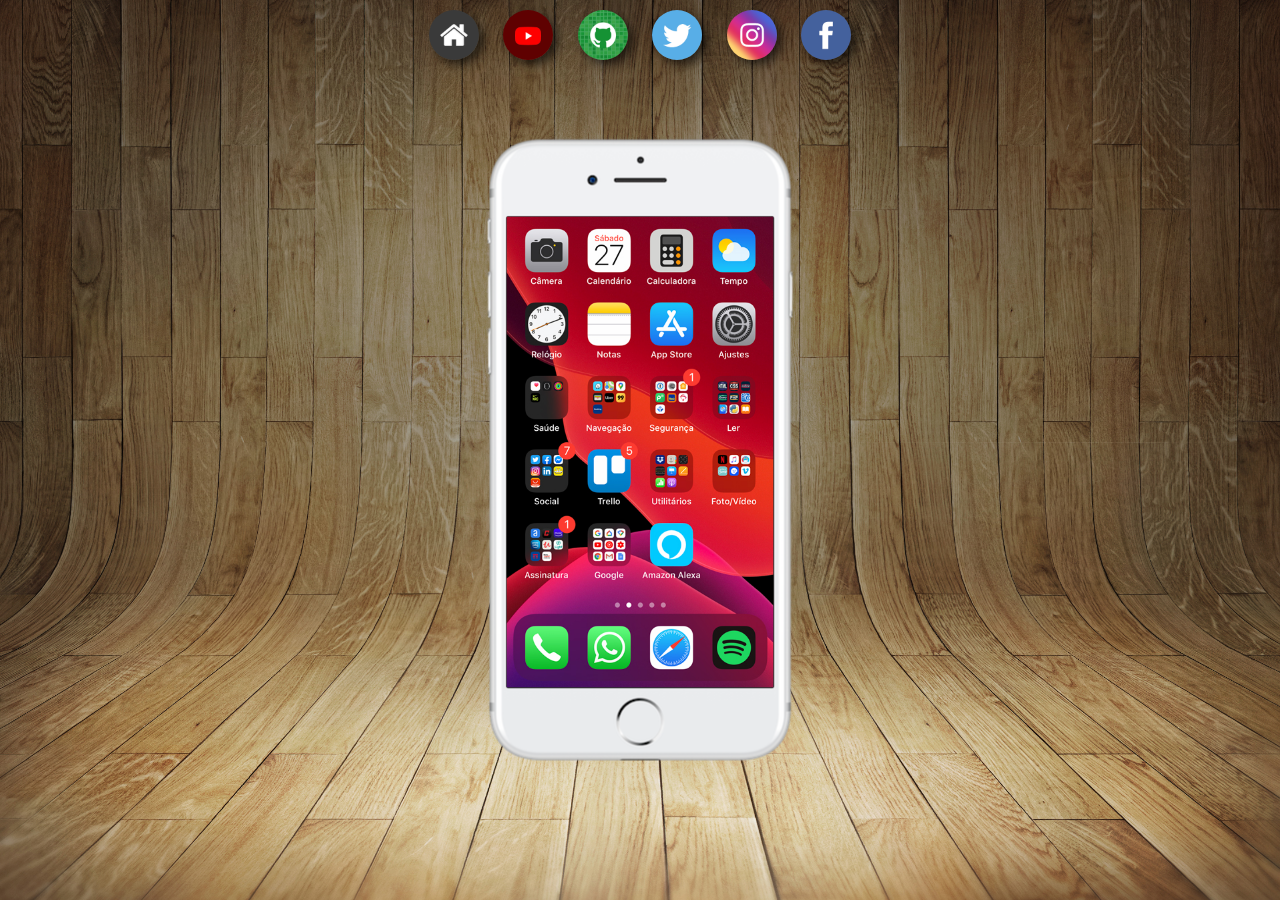
<file: index.html>
<!doctype html>
<html lang="pt-br">
  <head>
    <meta charset="UTF-8" />
    <meta name="viewport" content="width=device-width, initial-scale=1.0" />
    <link rel="shortcut icon" href="favicon.ico" type="image/x-icon" />
    <link rel="stylesheet" href="estilos/style.css" />
    <title>Projeto Sociais</title>
  </head>
  <body>
    <main>
      <section id="telefone">
        <iframe src="home.html" frameborder="0" name="tela" id="tela">
          seu navegador não é compatível com isso.
        </iframe>
      </section>
      <section id="redes-sociais">
        <a href="home.html" target="tela"
          ><img src="./imagens/logo-home.jpg" alt=""
        /></a>
        <a href="youtube.html" target="tela"
          ><img src="imagens/logo-youtube.jpg" alt=""
        /></a>
        <a href="github.html" target="tela"
          ><img src="imagens/logo-github.jpg" alt=""
        /></a>
        <a href="twiter.html" target="tela"
          ><img src="imagens/logo-twitter.jpg" alt=""
        /></a>
        <a href="instagram.html" target="tela"
          ><img src="imagens/logo-instagram.jpg" alt=""
        /></a>
        <a href="facebook.html" target="tela"
          ><img src="imagens/logo-facebook.jpg" alt=""
        /></a>
      </section>
    </main>
  </body>
</html>
</file>
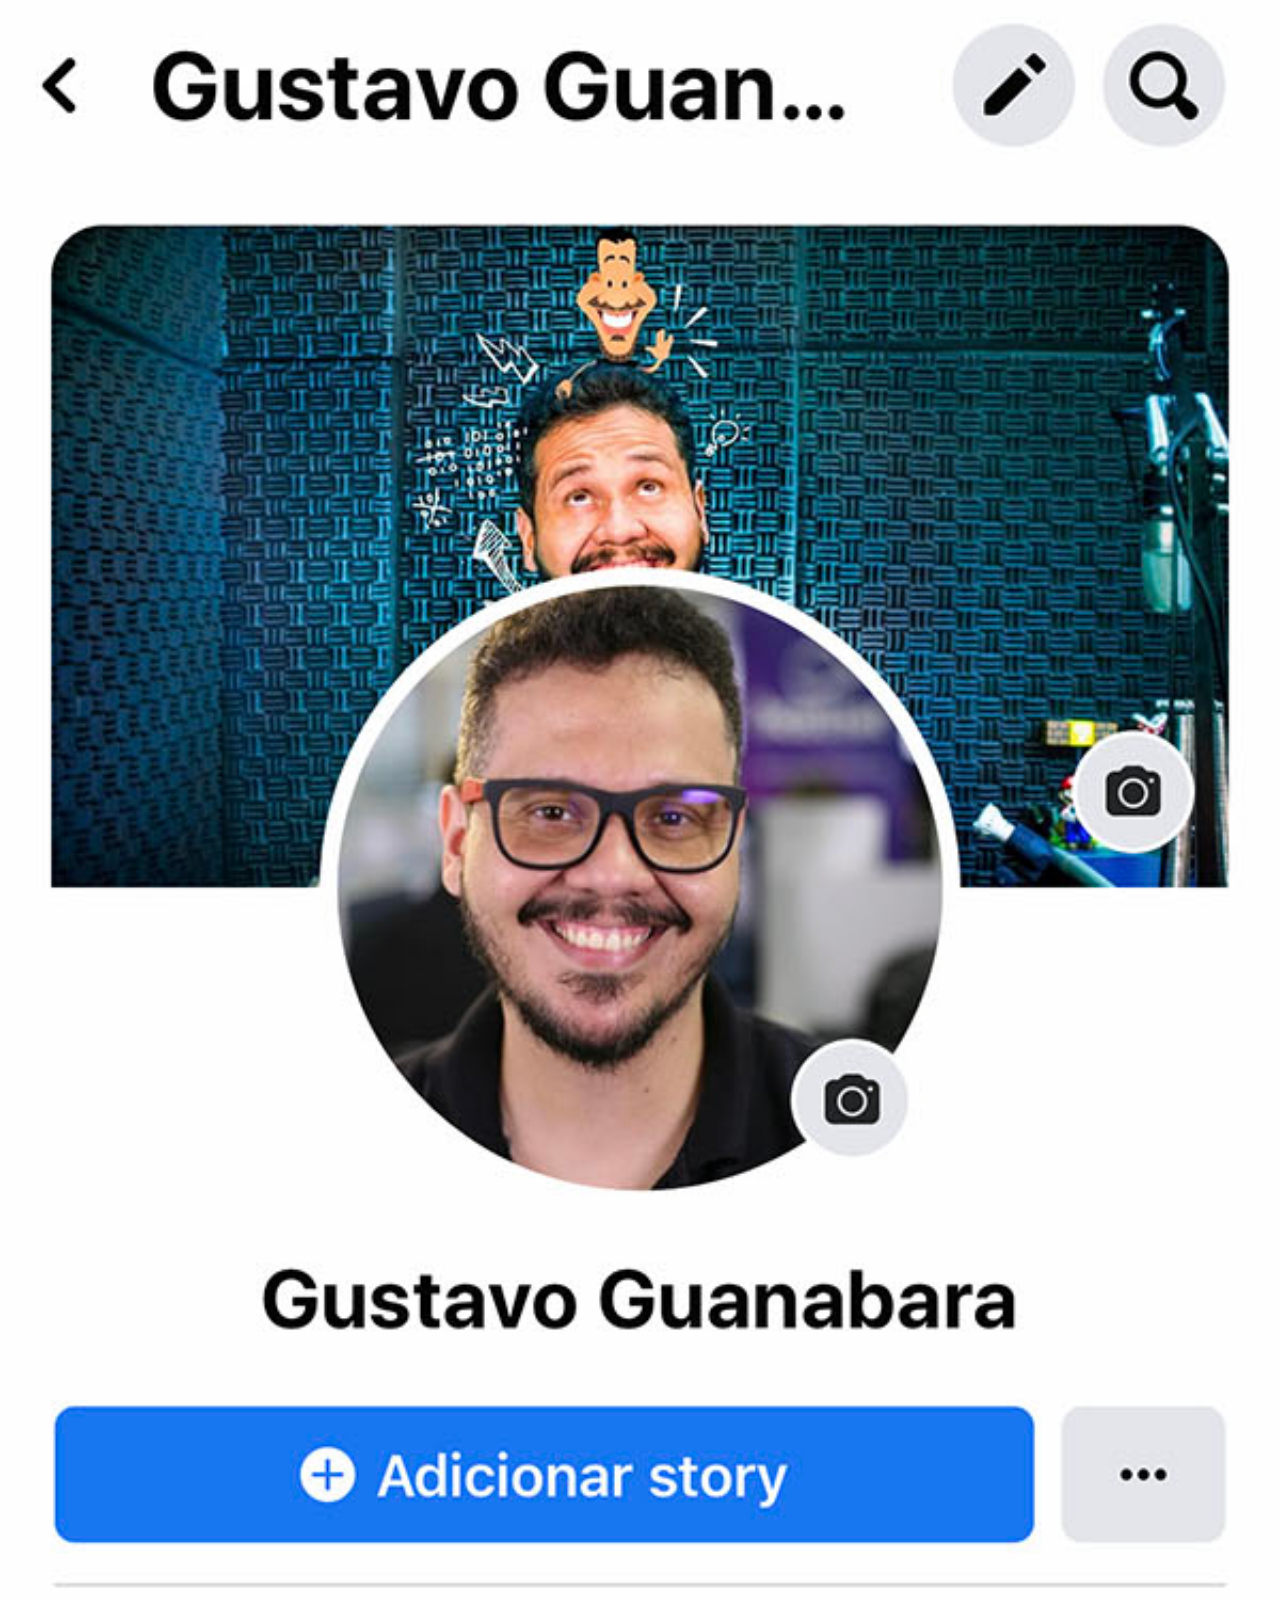
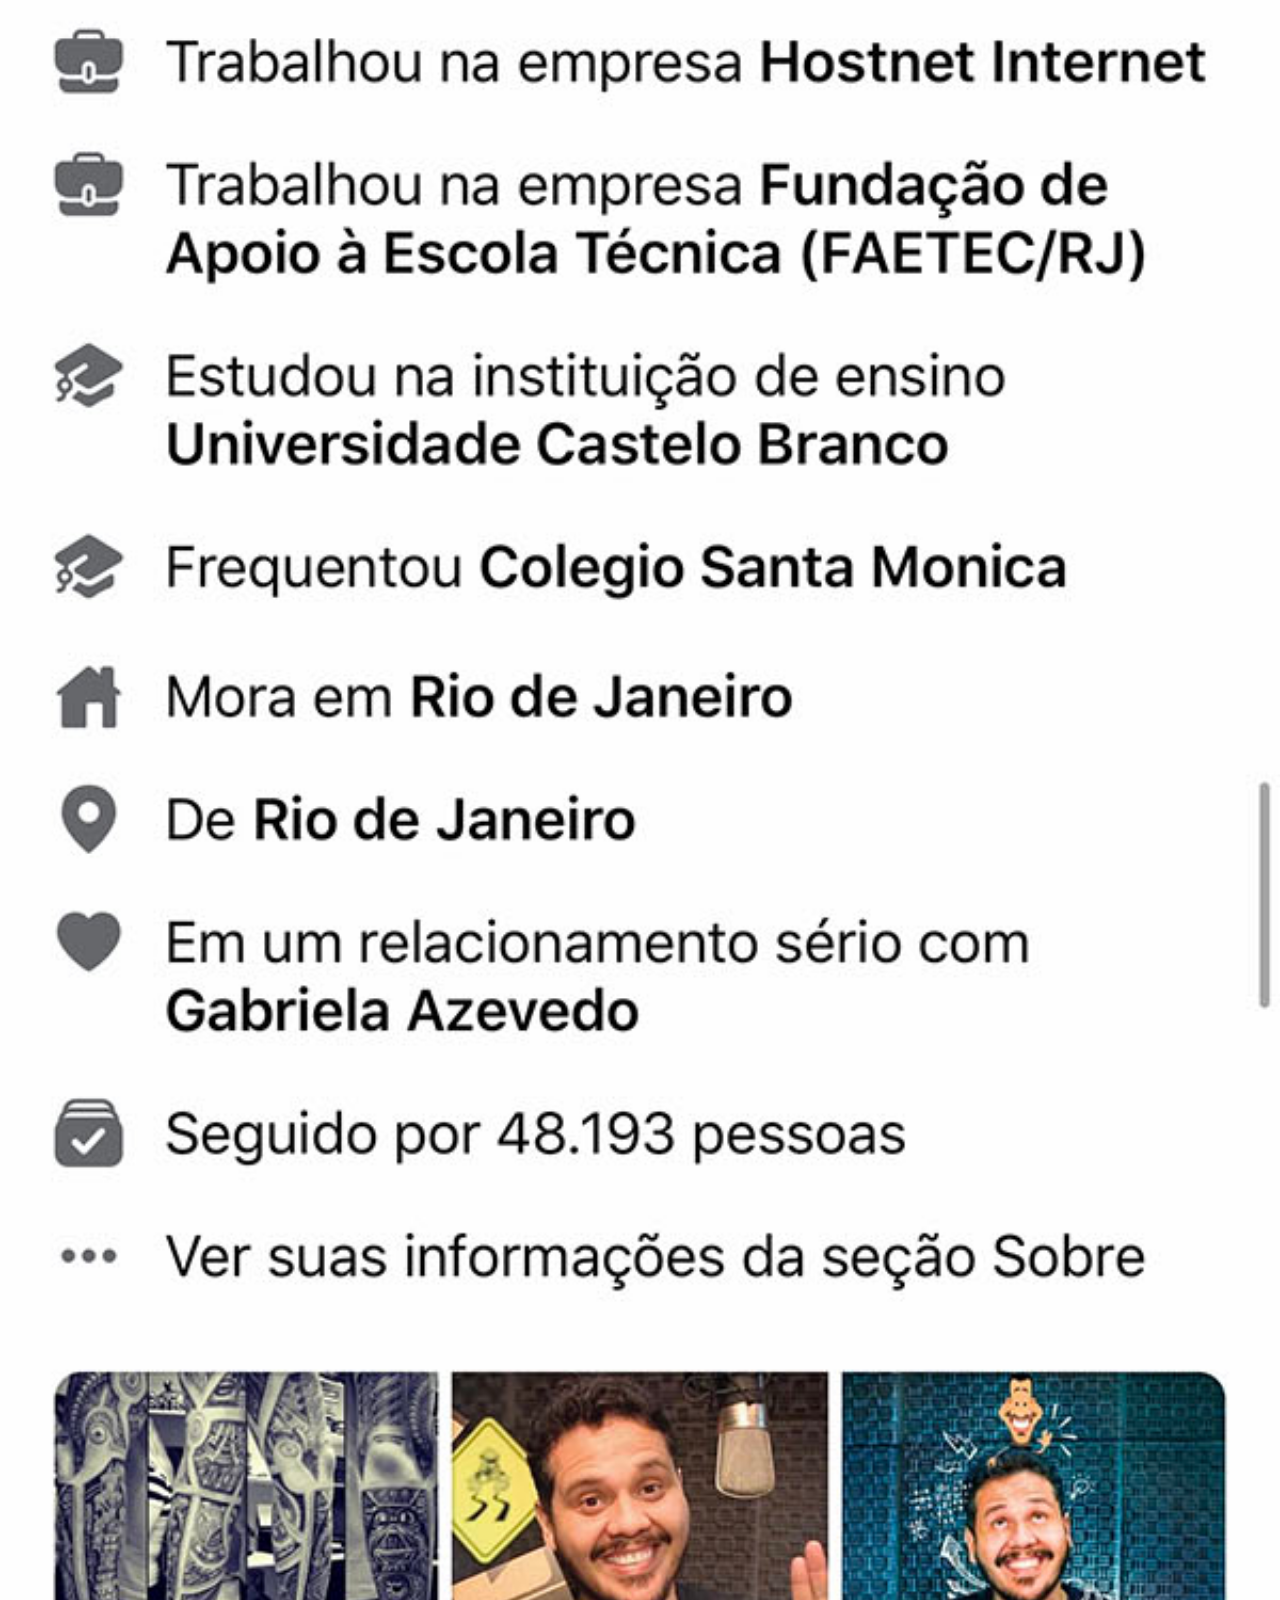
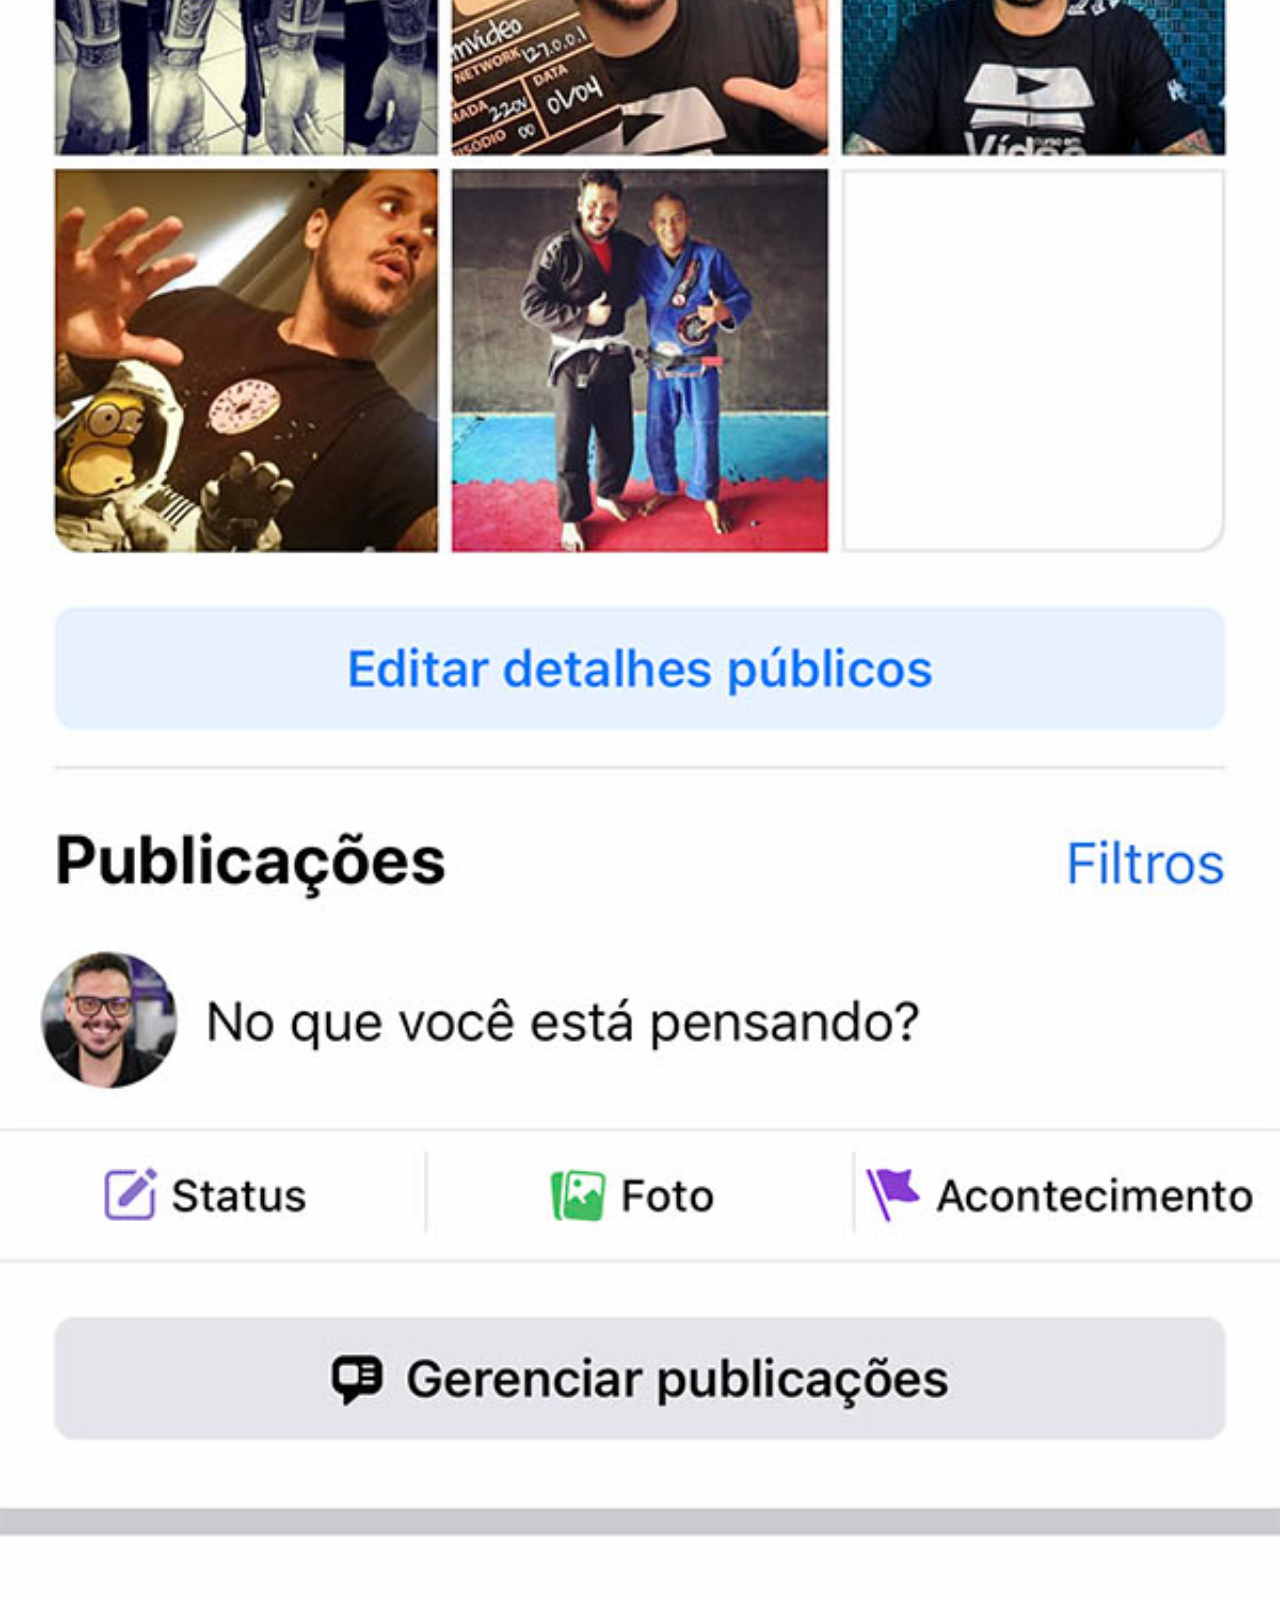
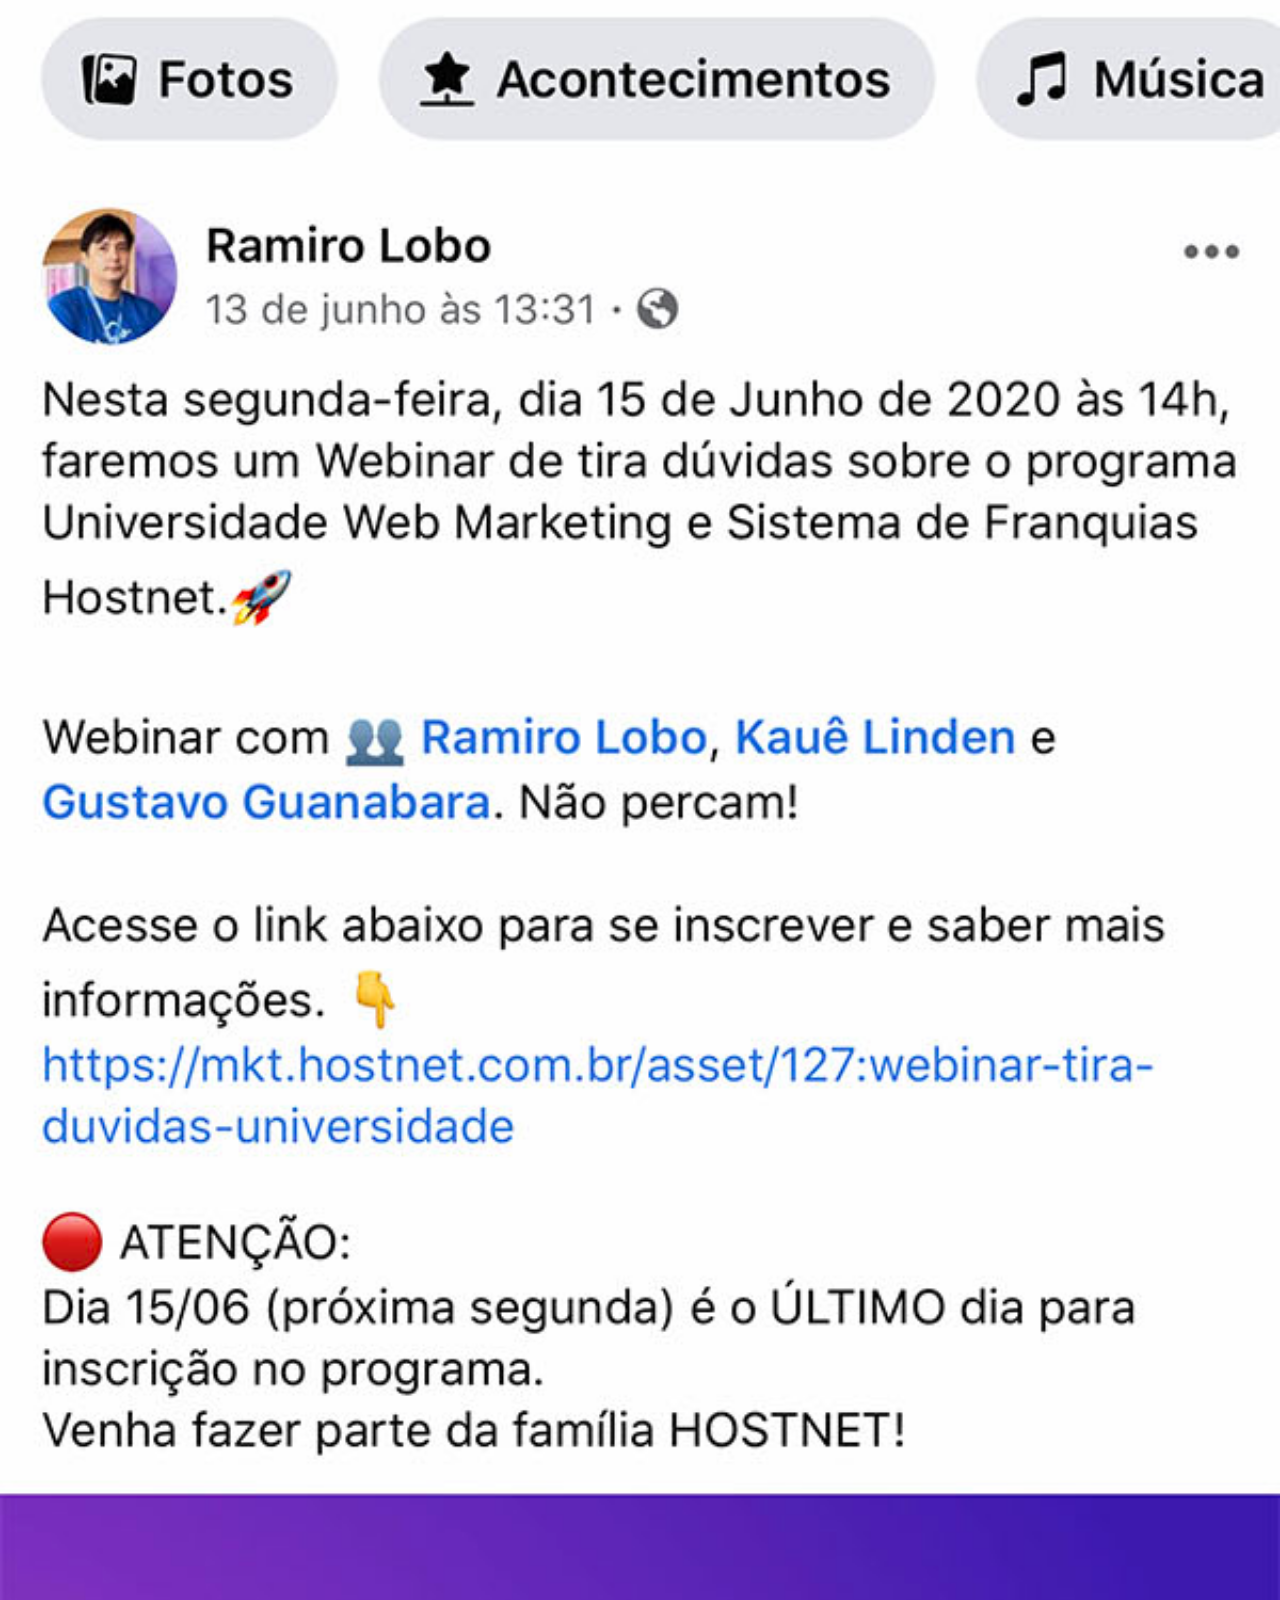
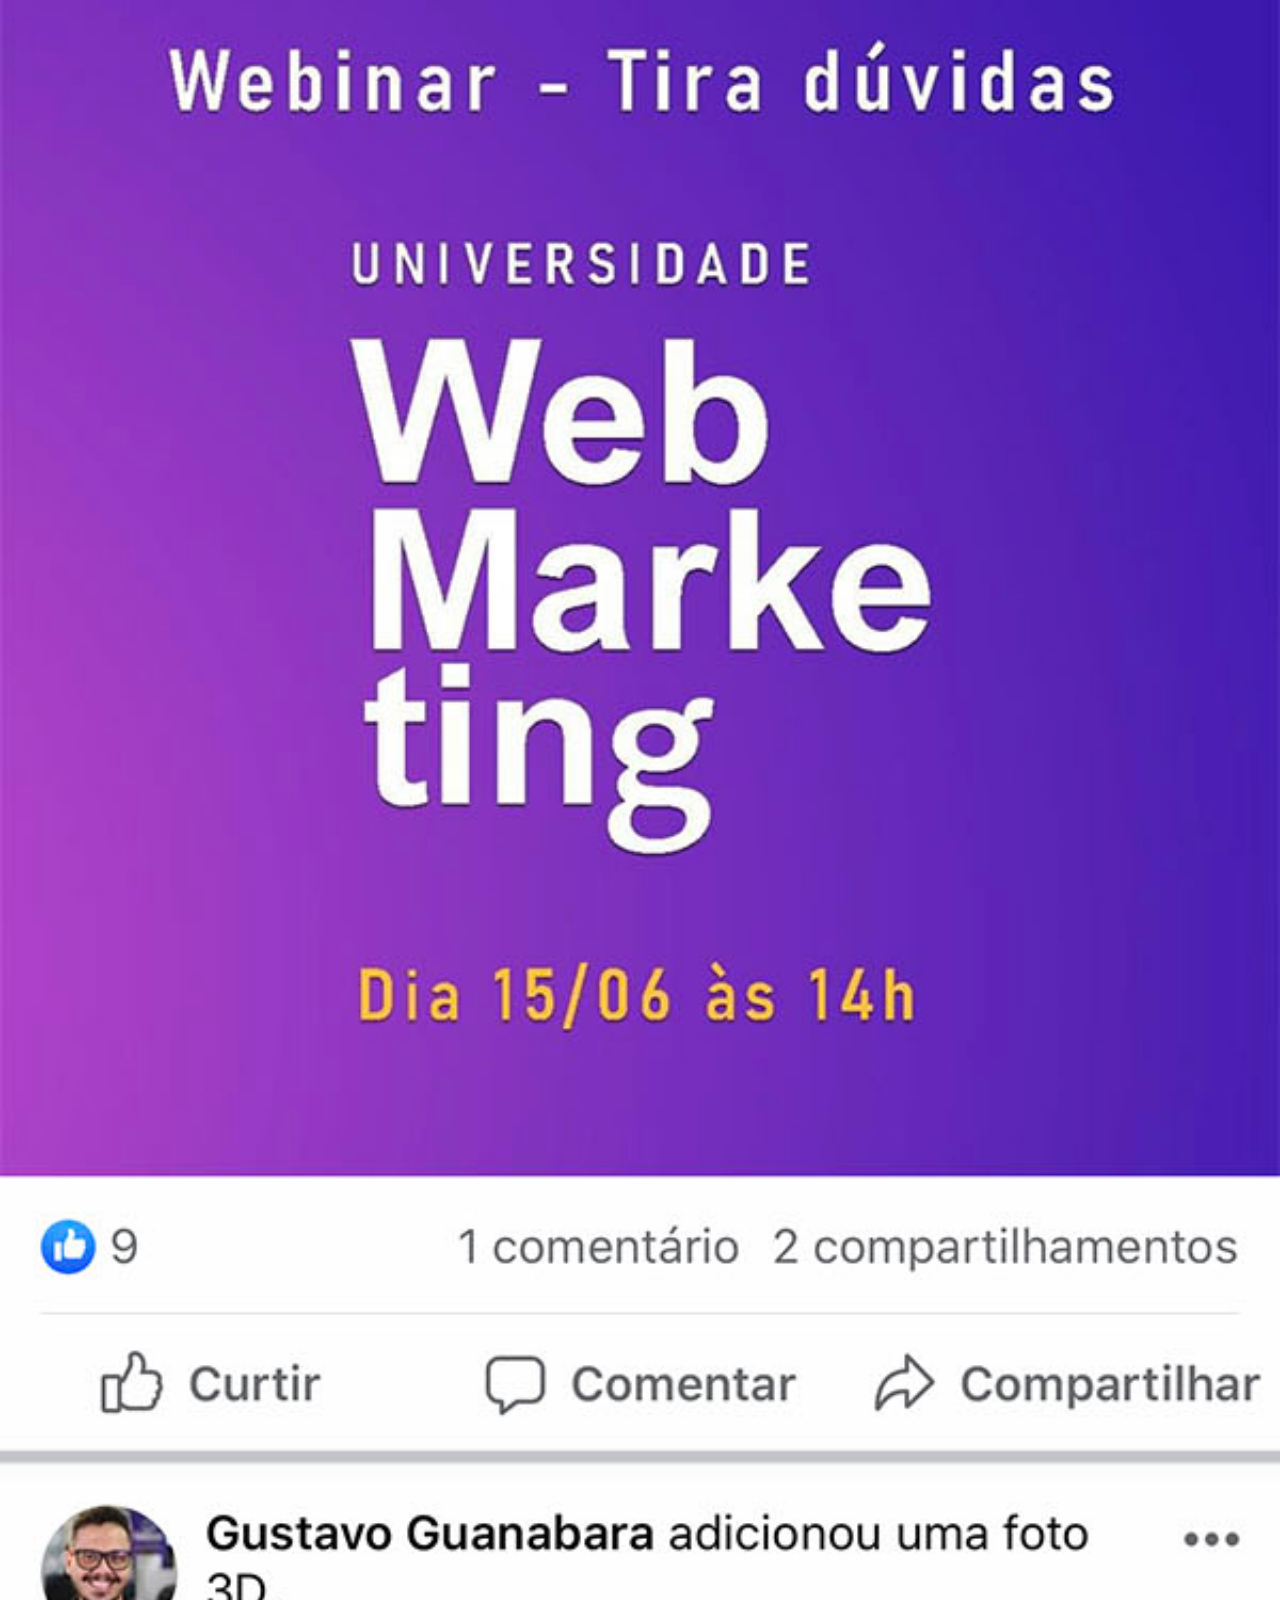
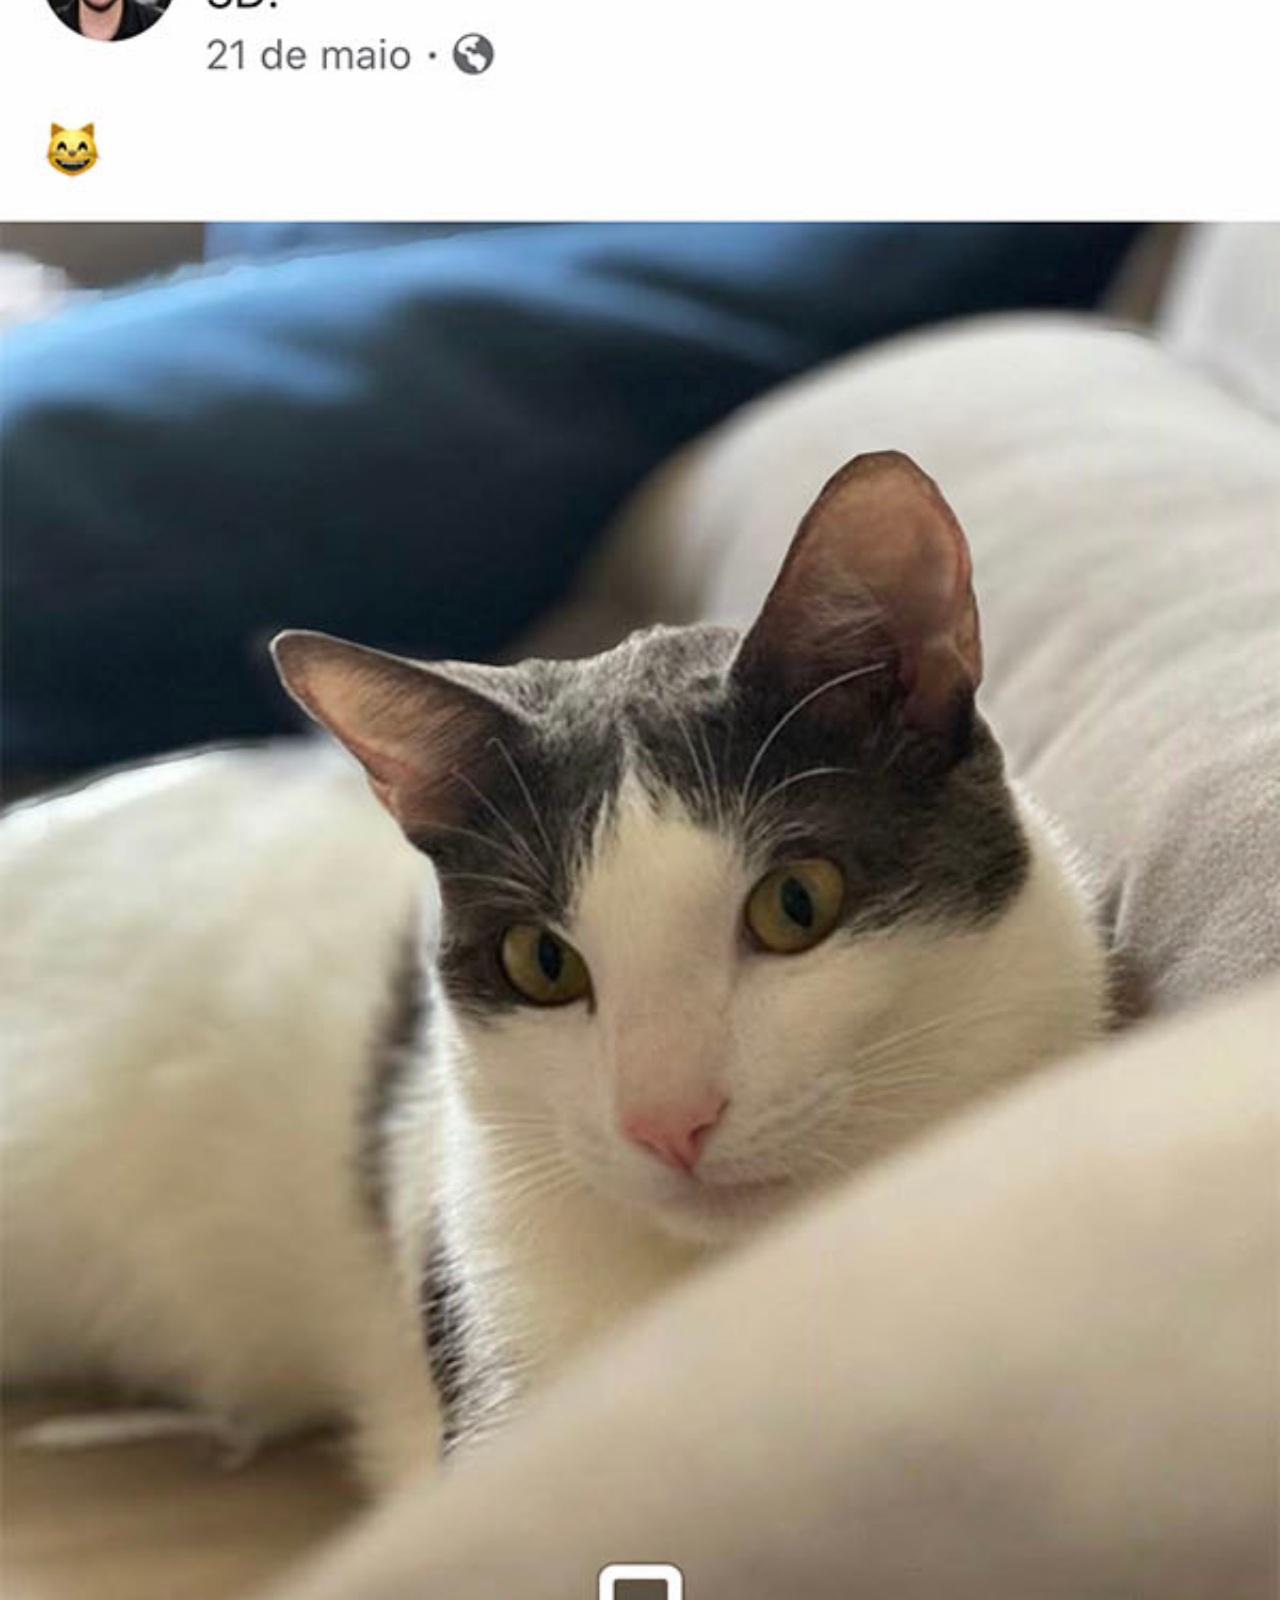
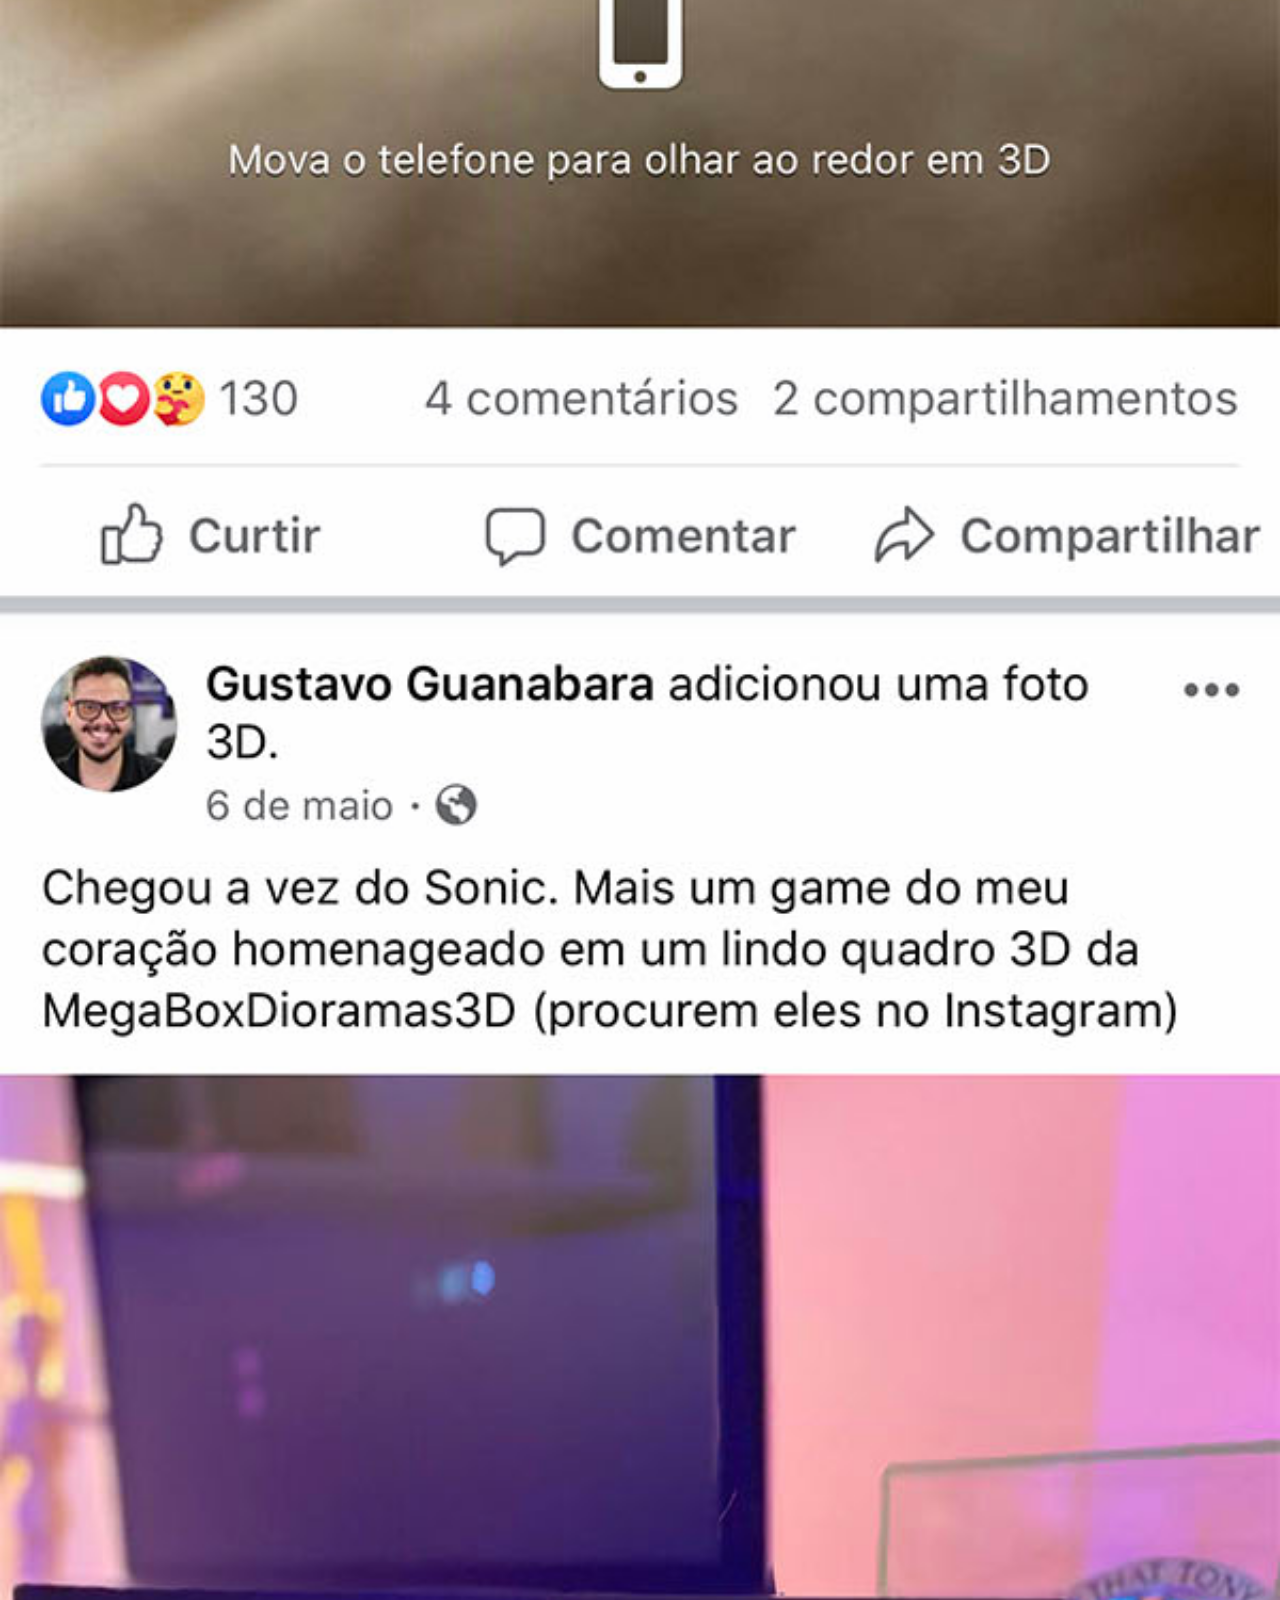
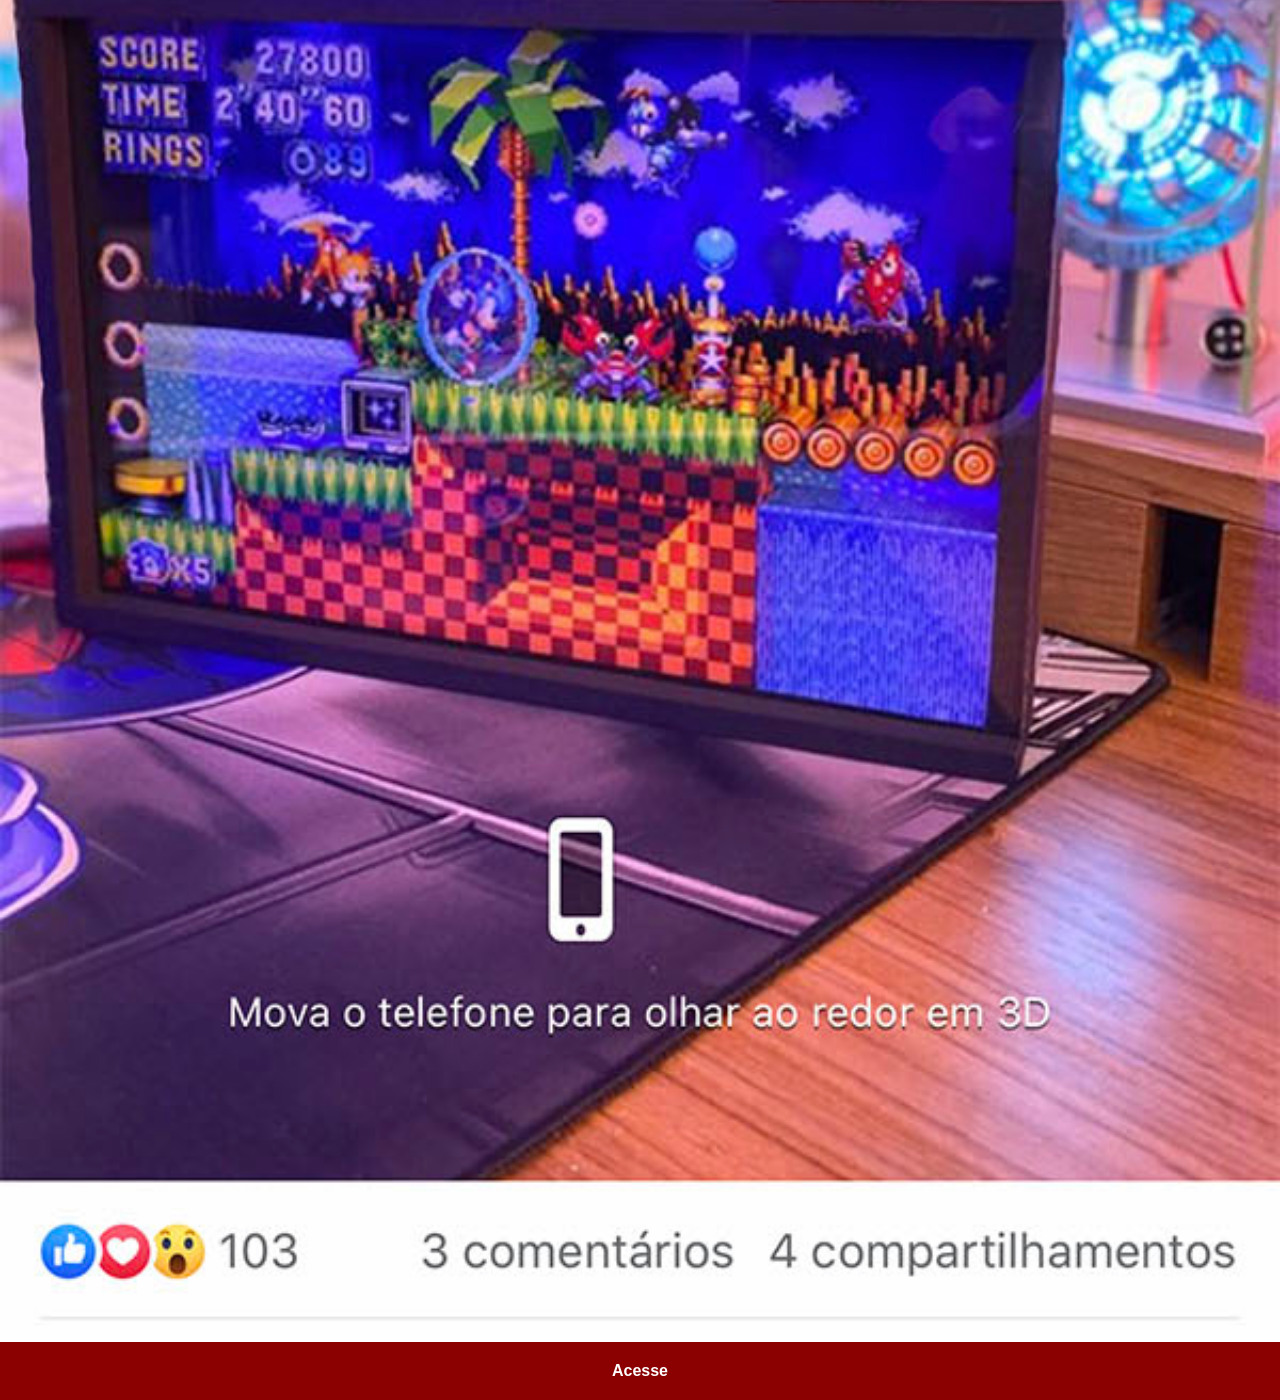
<file: facebook.html>
<!doctype html>
<html lang="pt-br">
  <head>
    <meta charset="UTF-8" />
    <meta name="viewport" content="width=device-width, initial-scale=1.0" />
    <link rel="stylesheet" href="estilos/social.css" />
    <title>Facebook</title>
  </head>
  <body>
    <img src="imagens/tela-facebook.jpg" alt="Facebook" />
    <a
      href="https://www.facebook.com/gustavoguanabara/?locale=pt_BR"
      target="_blank"
      >Acesse</a
    >
  </body>
</html>
</file>
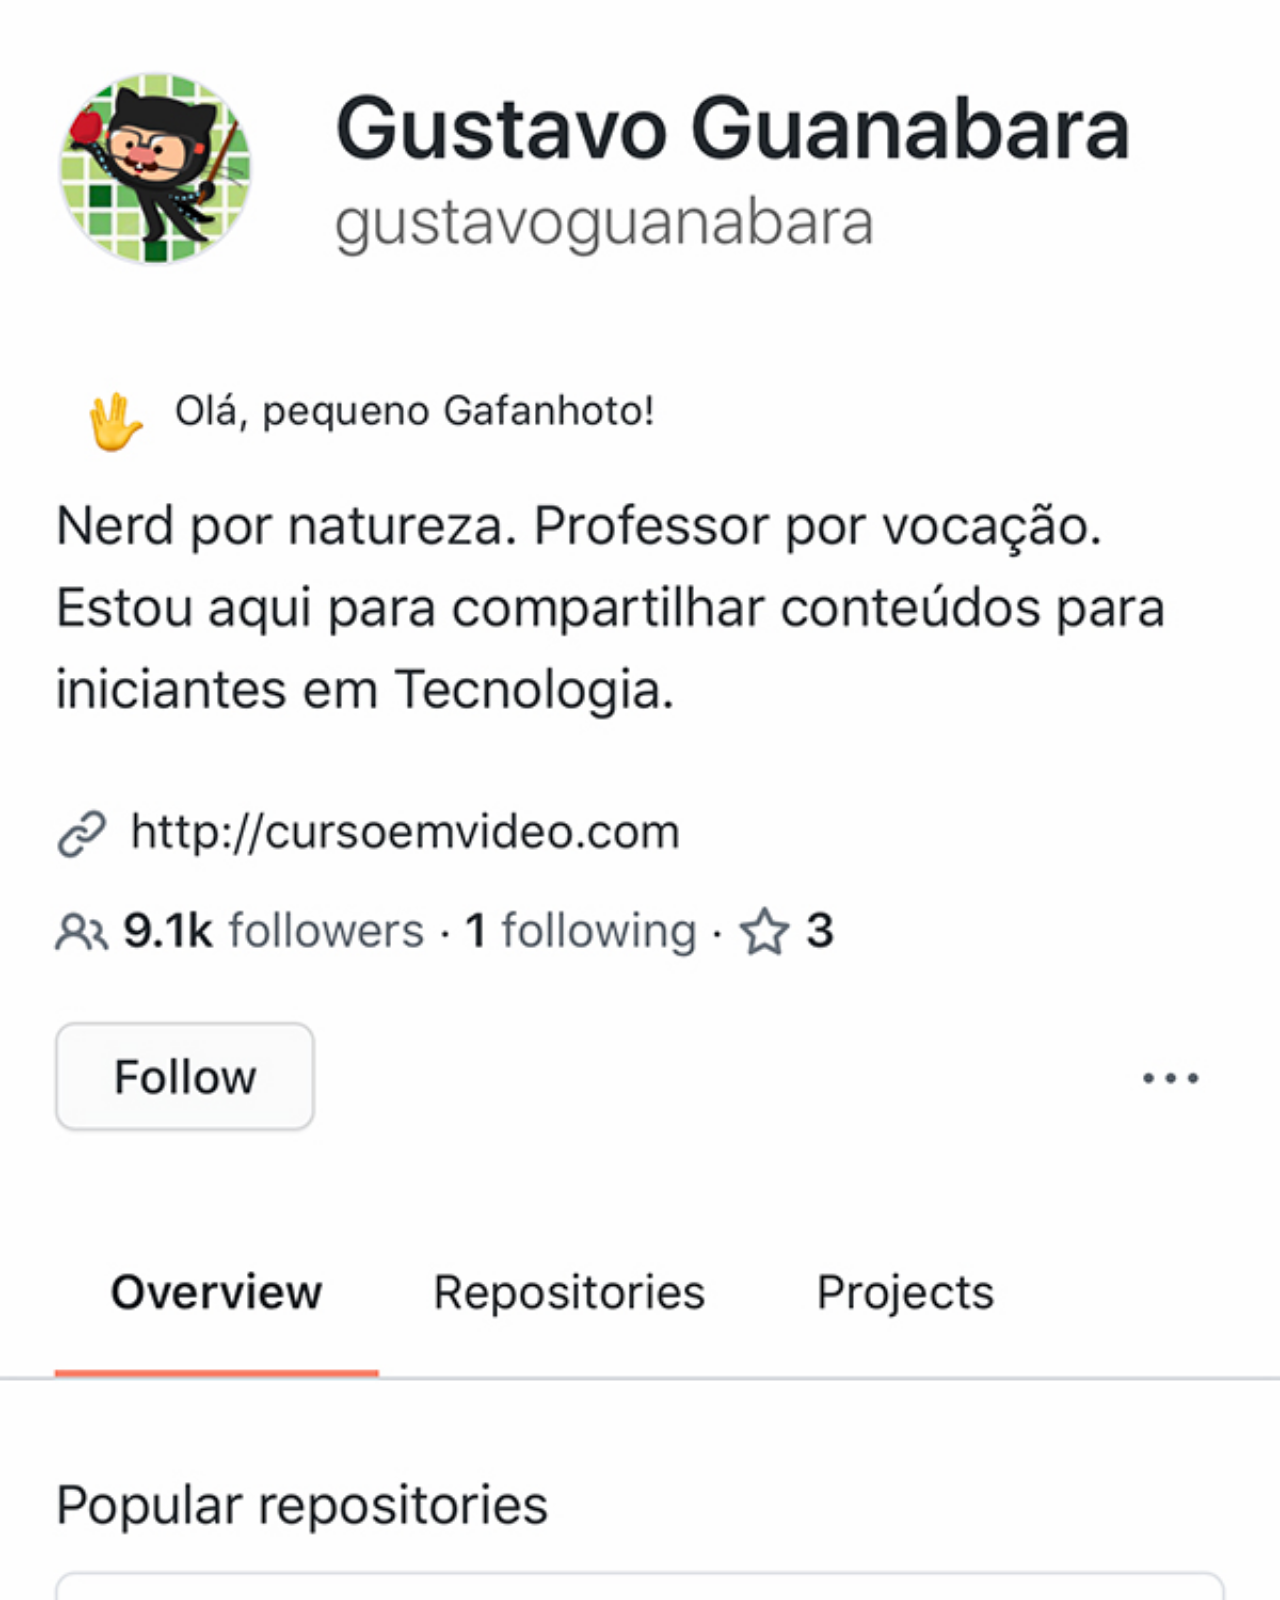
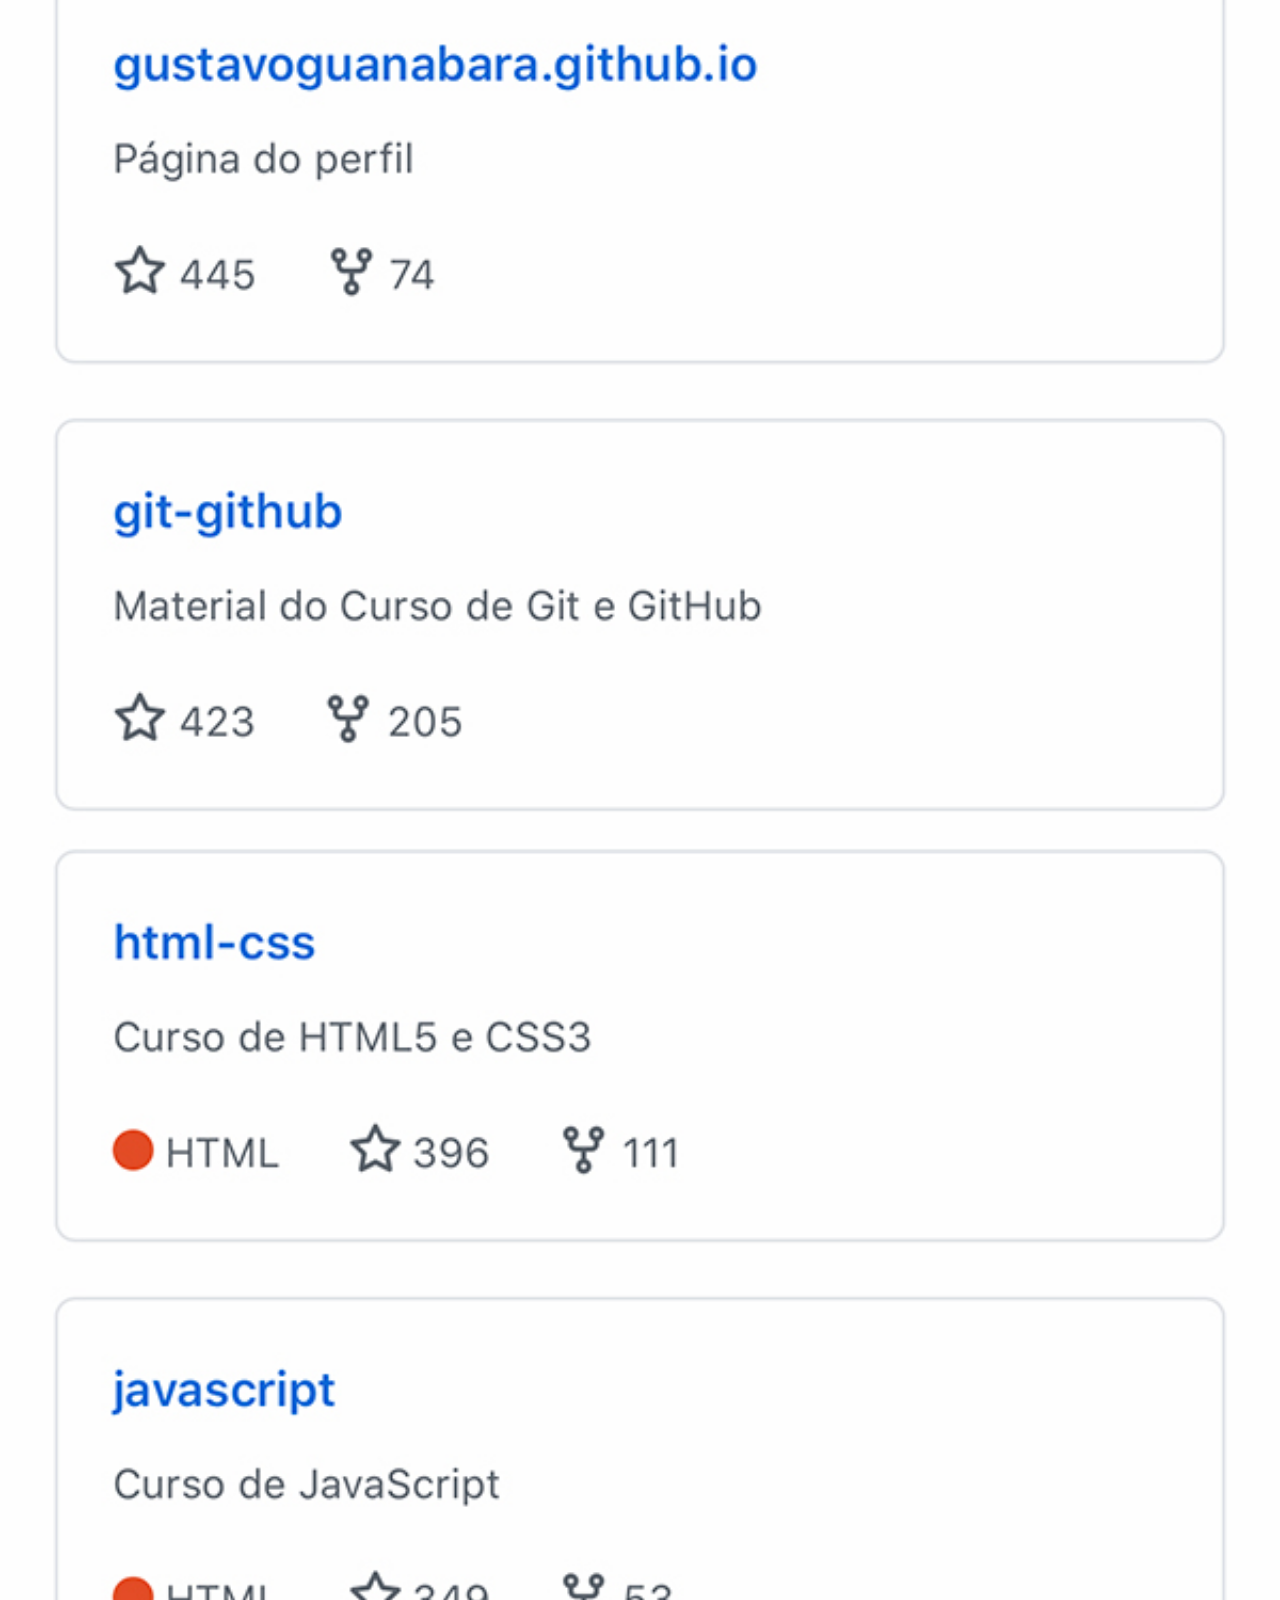
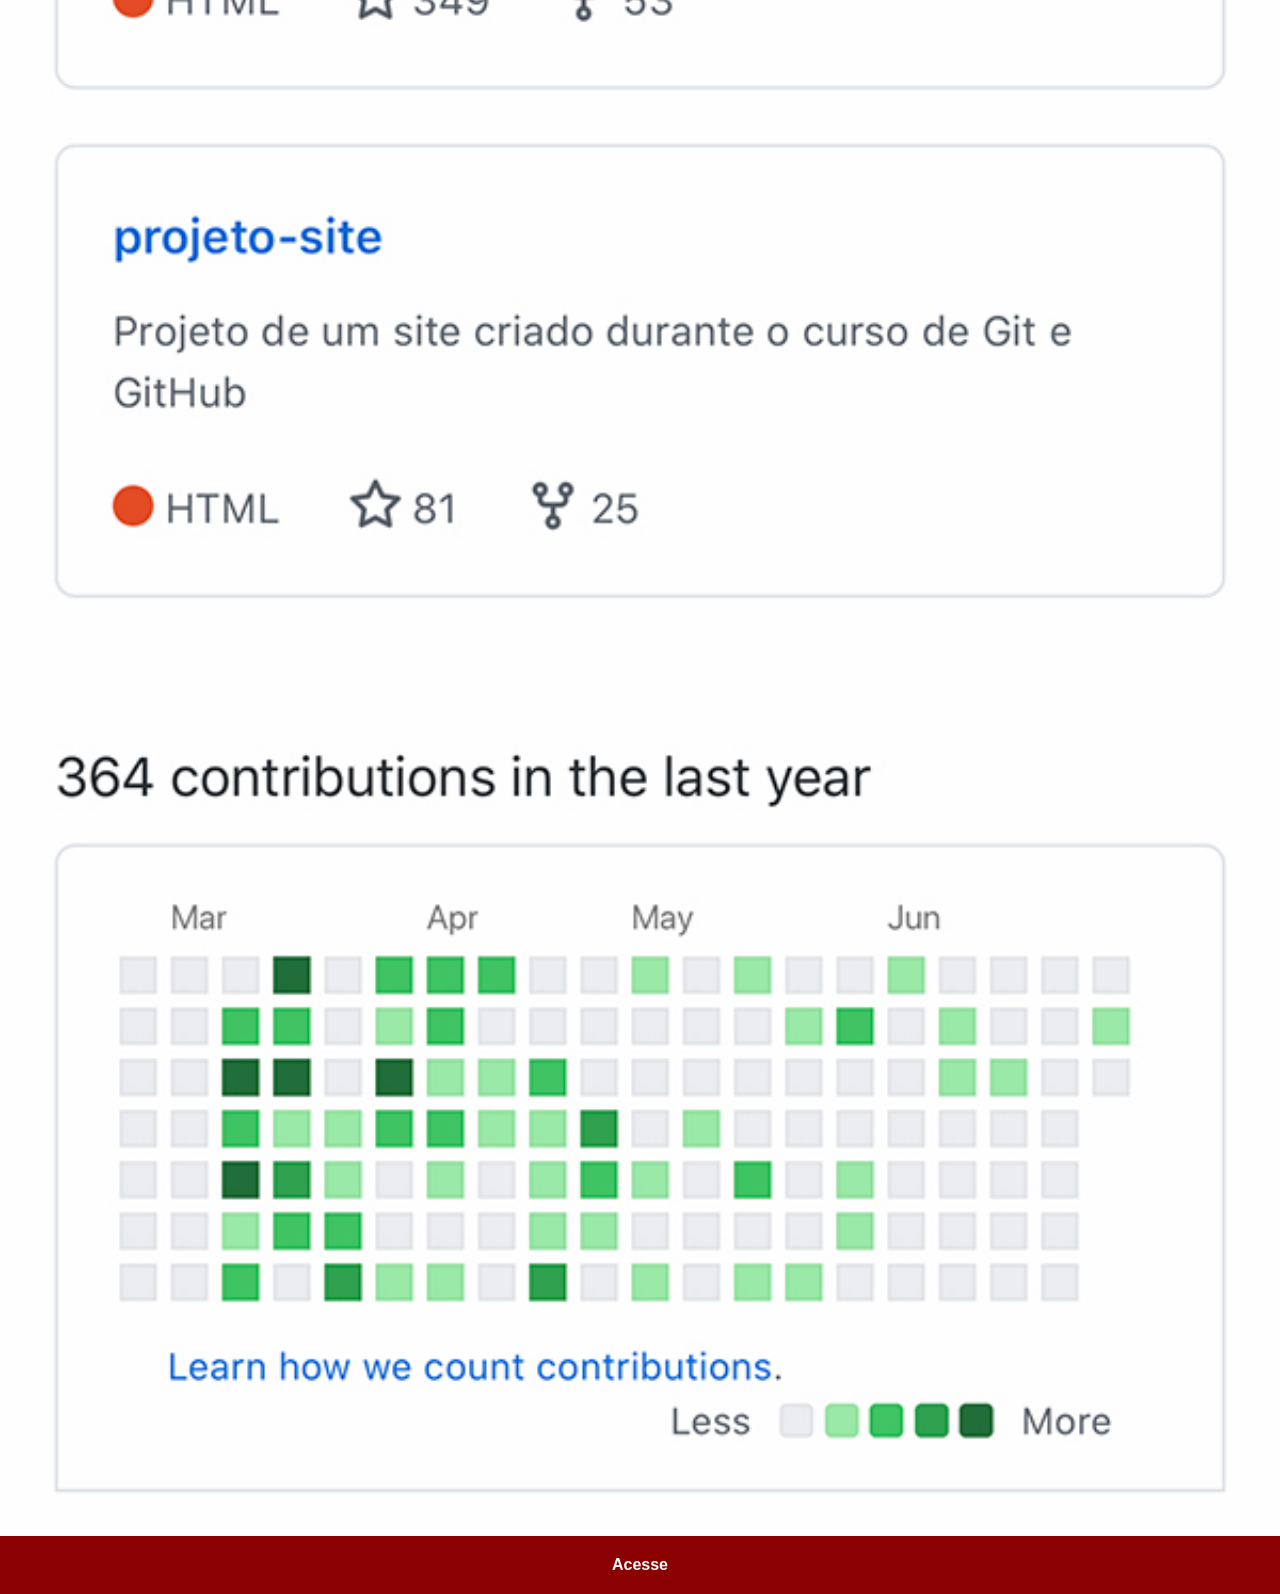
<file: github.html>
<!doctype html>
<html lang="pt-br">
  <head>
    <meta charset="UTF-8" />
    <meta name="viewport" content="width=device-width, initial-scale=1.0" />
    <link rel="stylesheet" href="estilos/social.css" />
    <title>GitHub</title>
  </head>
  <body>
    <img src="imagens/tela-github.jpg" alt="GitHub" />
    <a href="https://github.com/gustavoguanabara" target="_blank">Acesse</a>
  </body>
</html>
</file>
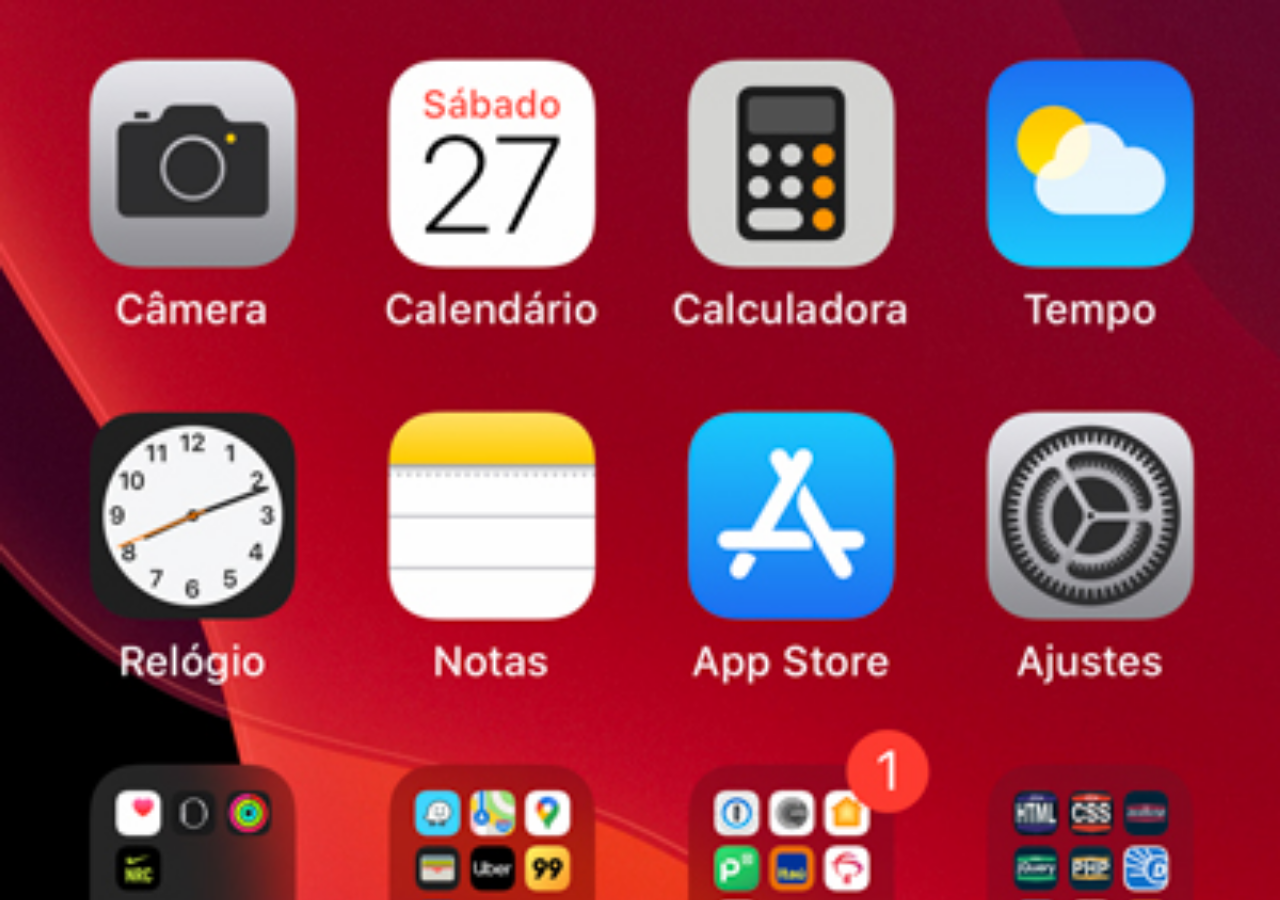
<file: home.html>
<!doctype html>
<html lang="pt-br">
  <head>
    <meta charset="UTF-8" />
    <meta name="viewport" content="width=device-width, initial-scale=1.0" />
    <title>Home</title>
    <style>
      * {
        margin: 0;
        padding: 0;
      }
      body {
        width: 100vw;
        height: 100vh;
        background: black url(./imagens/tela-home.jpg) no-repeat top center;
        background-size: cover;
      }
    </style>
  </head>
  <body></body>
</html>
</file>
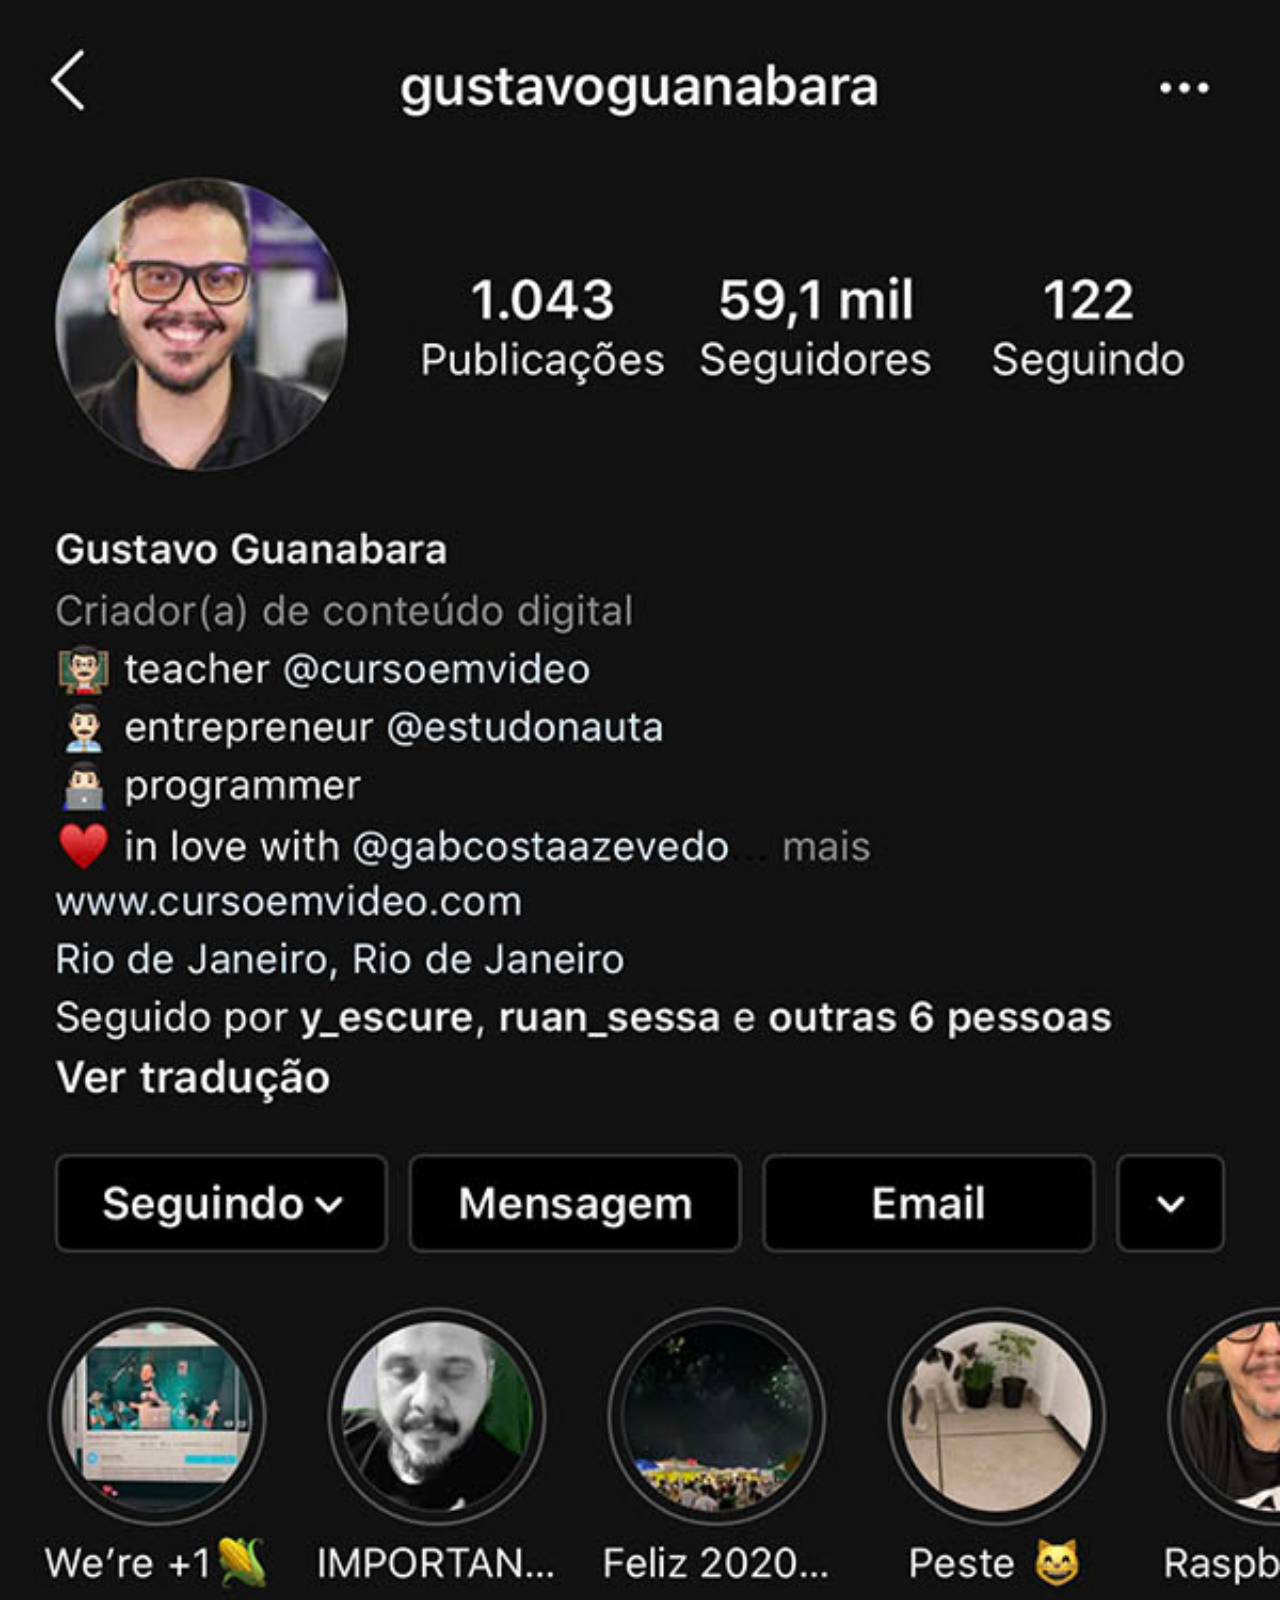
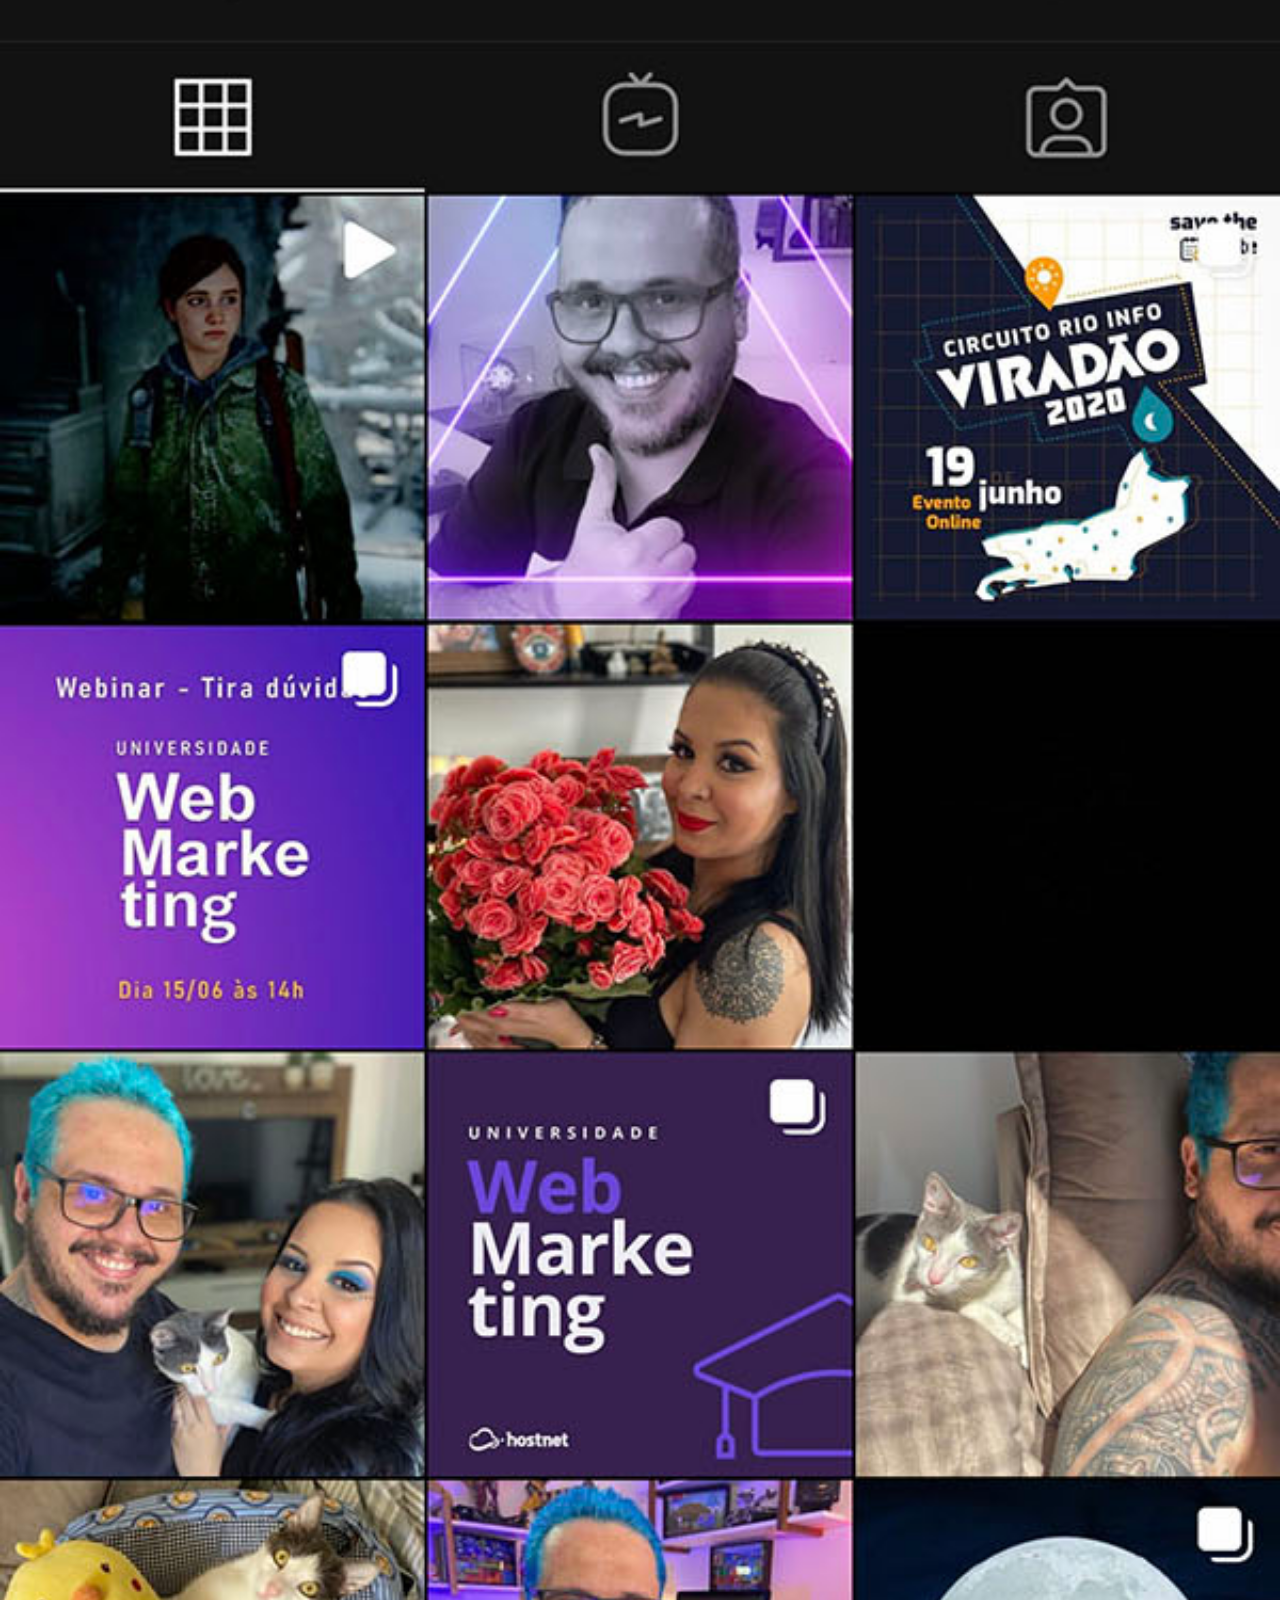
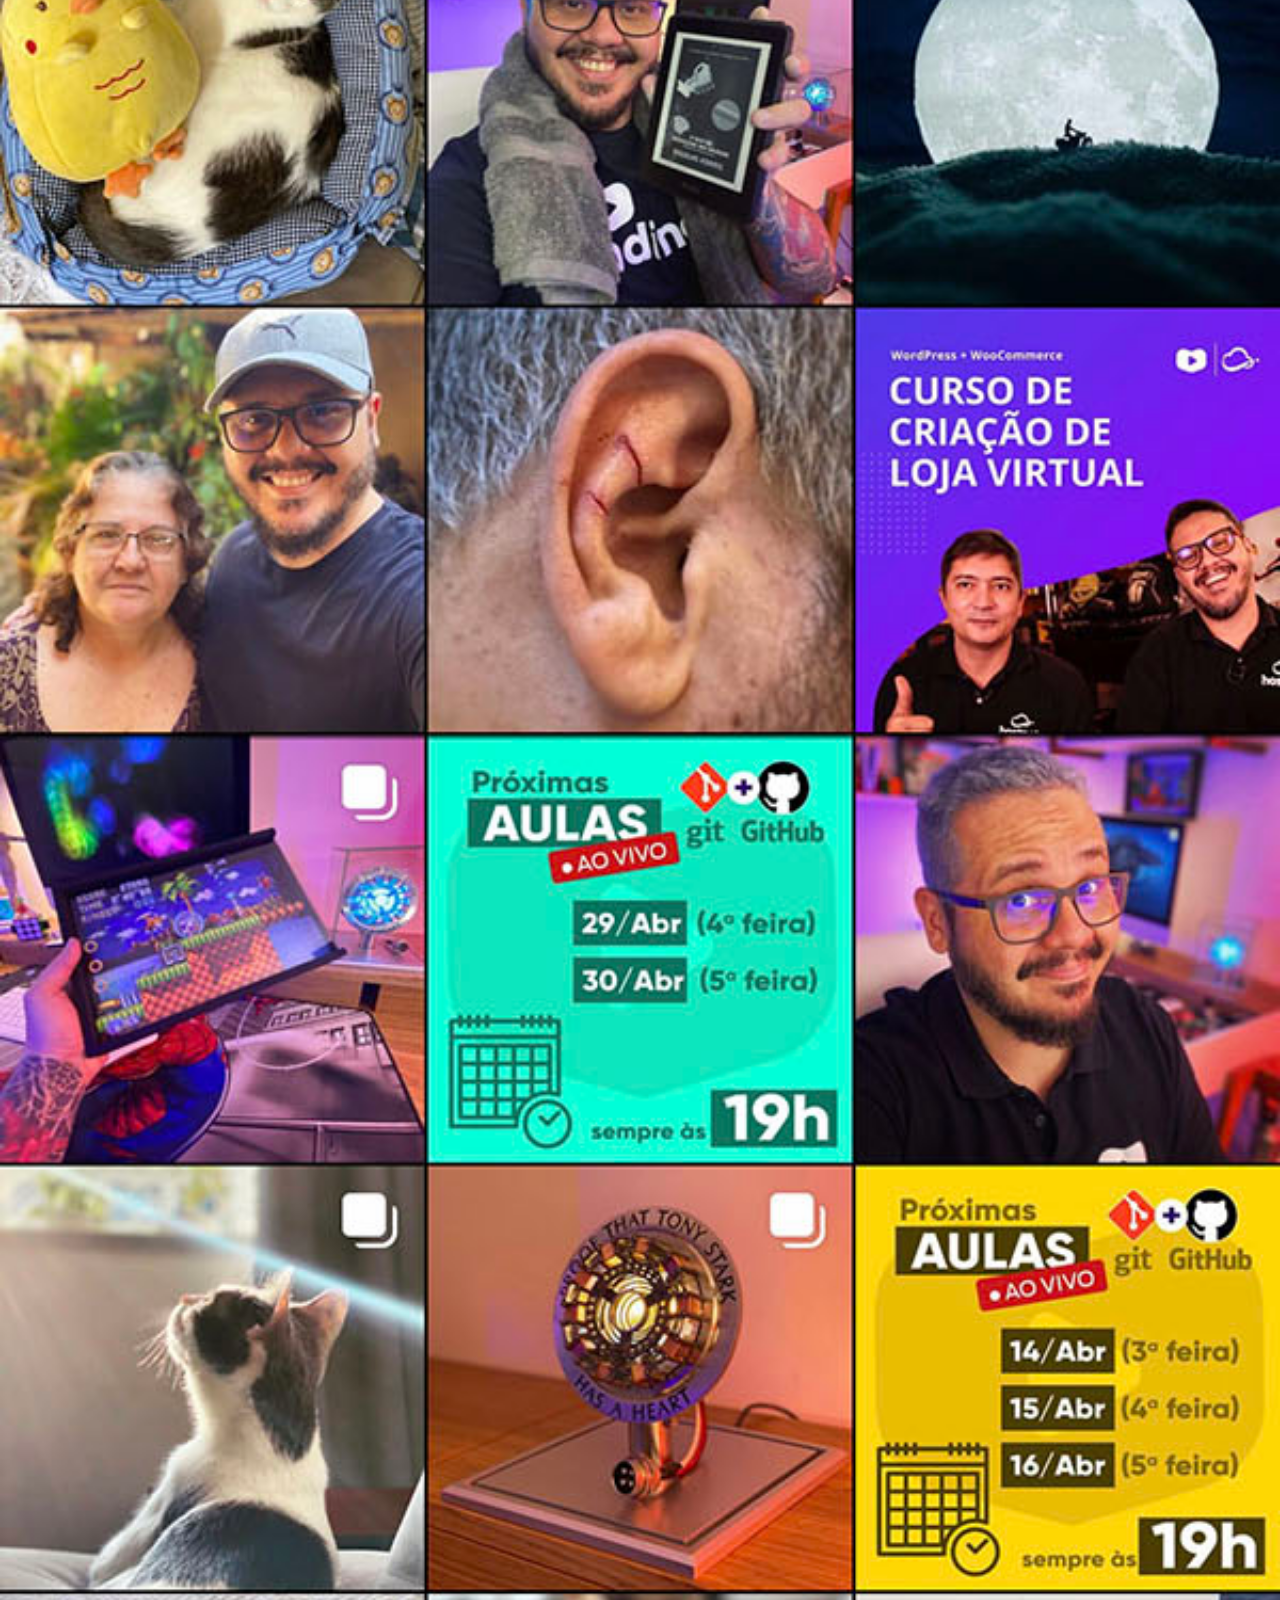
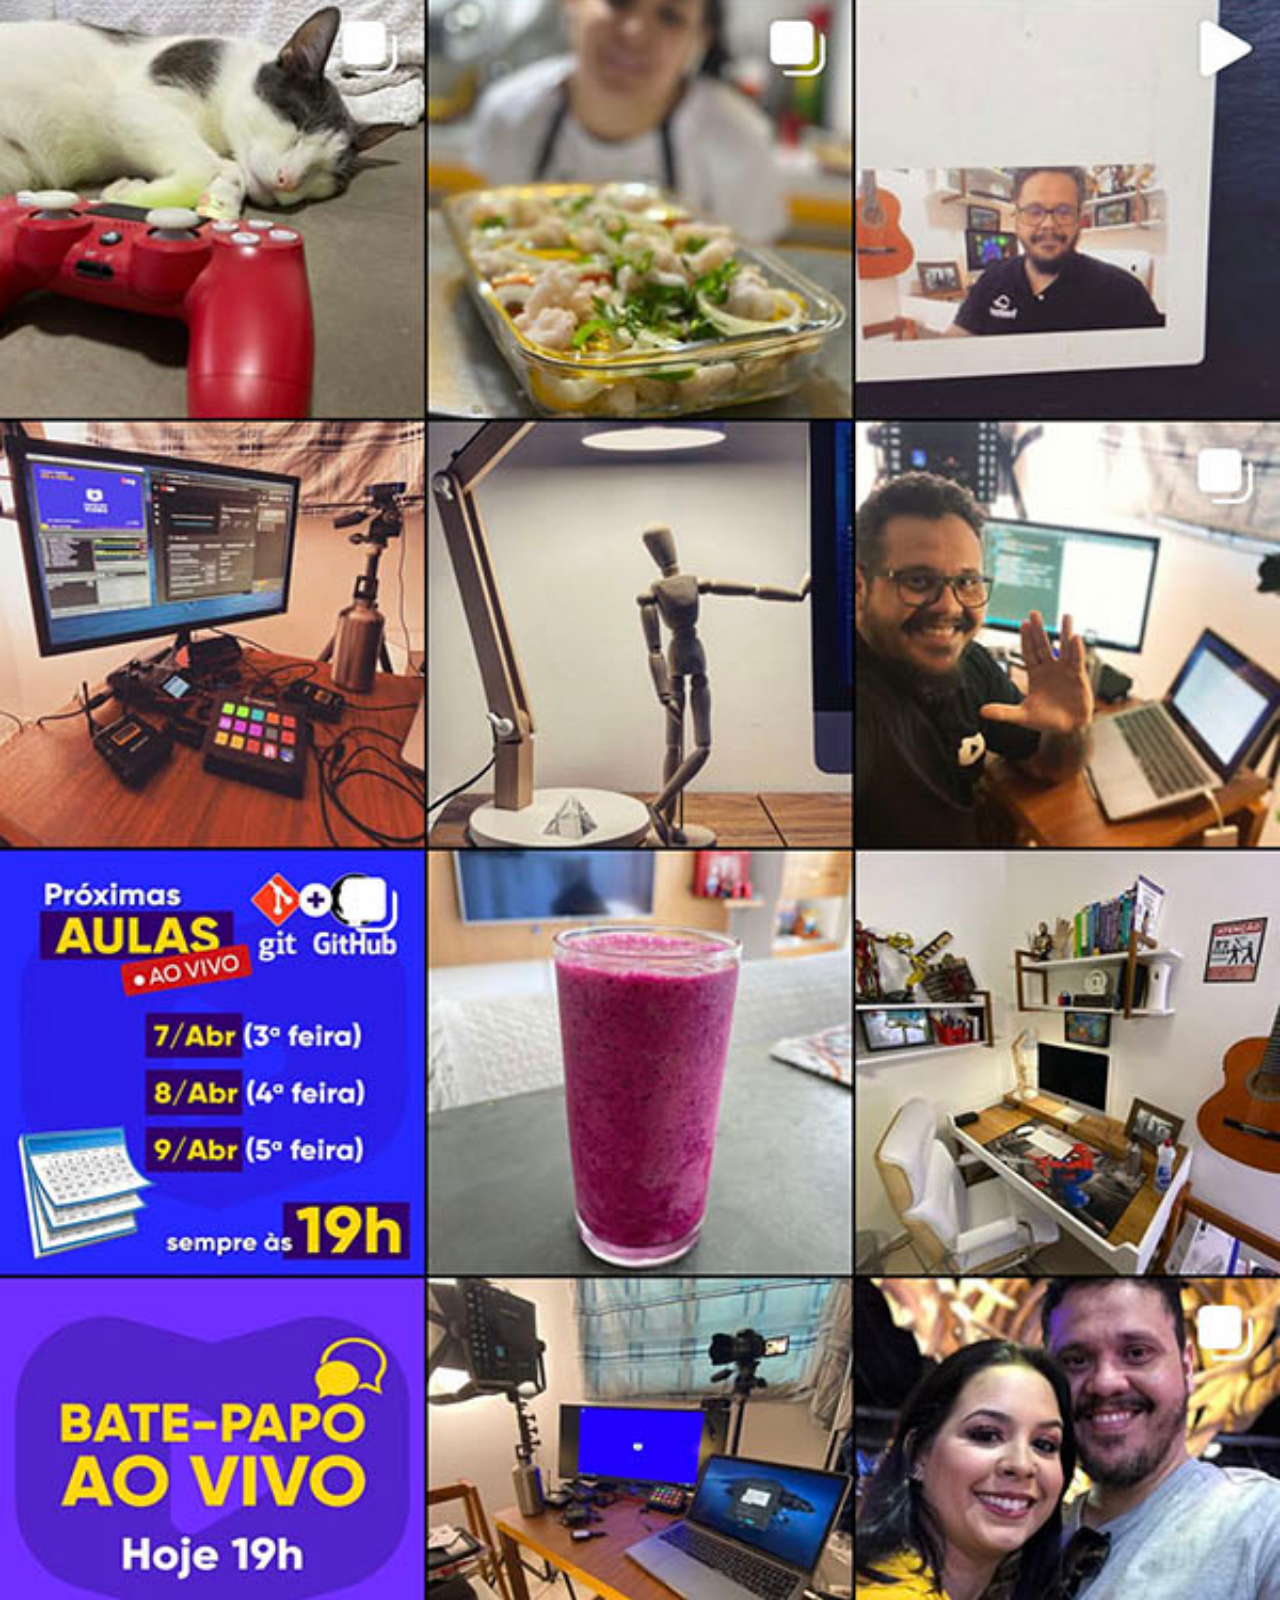
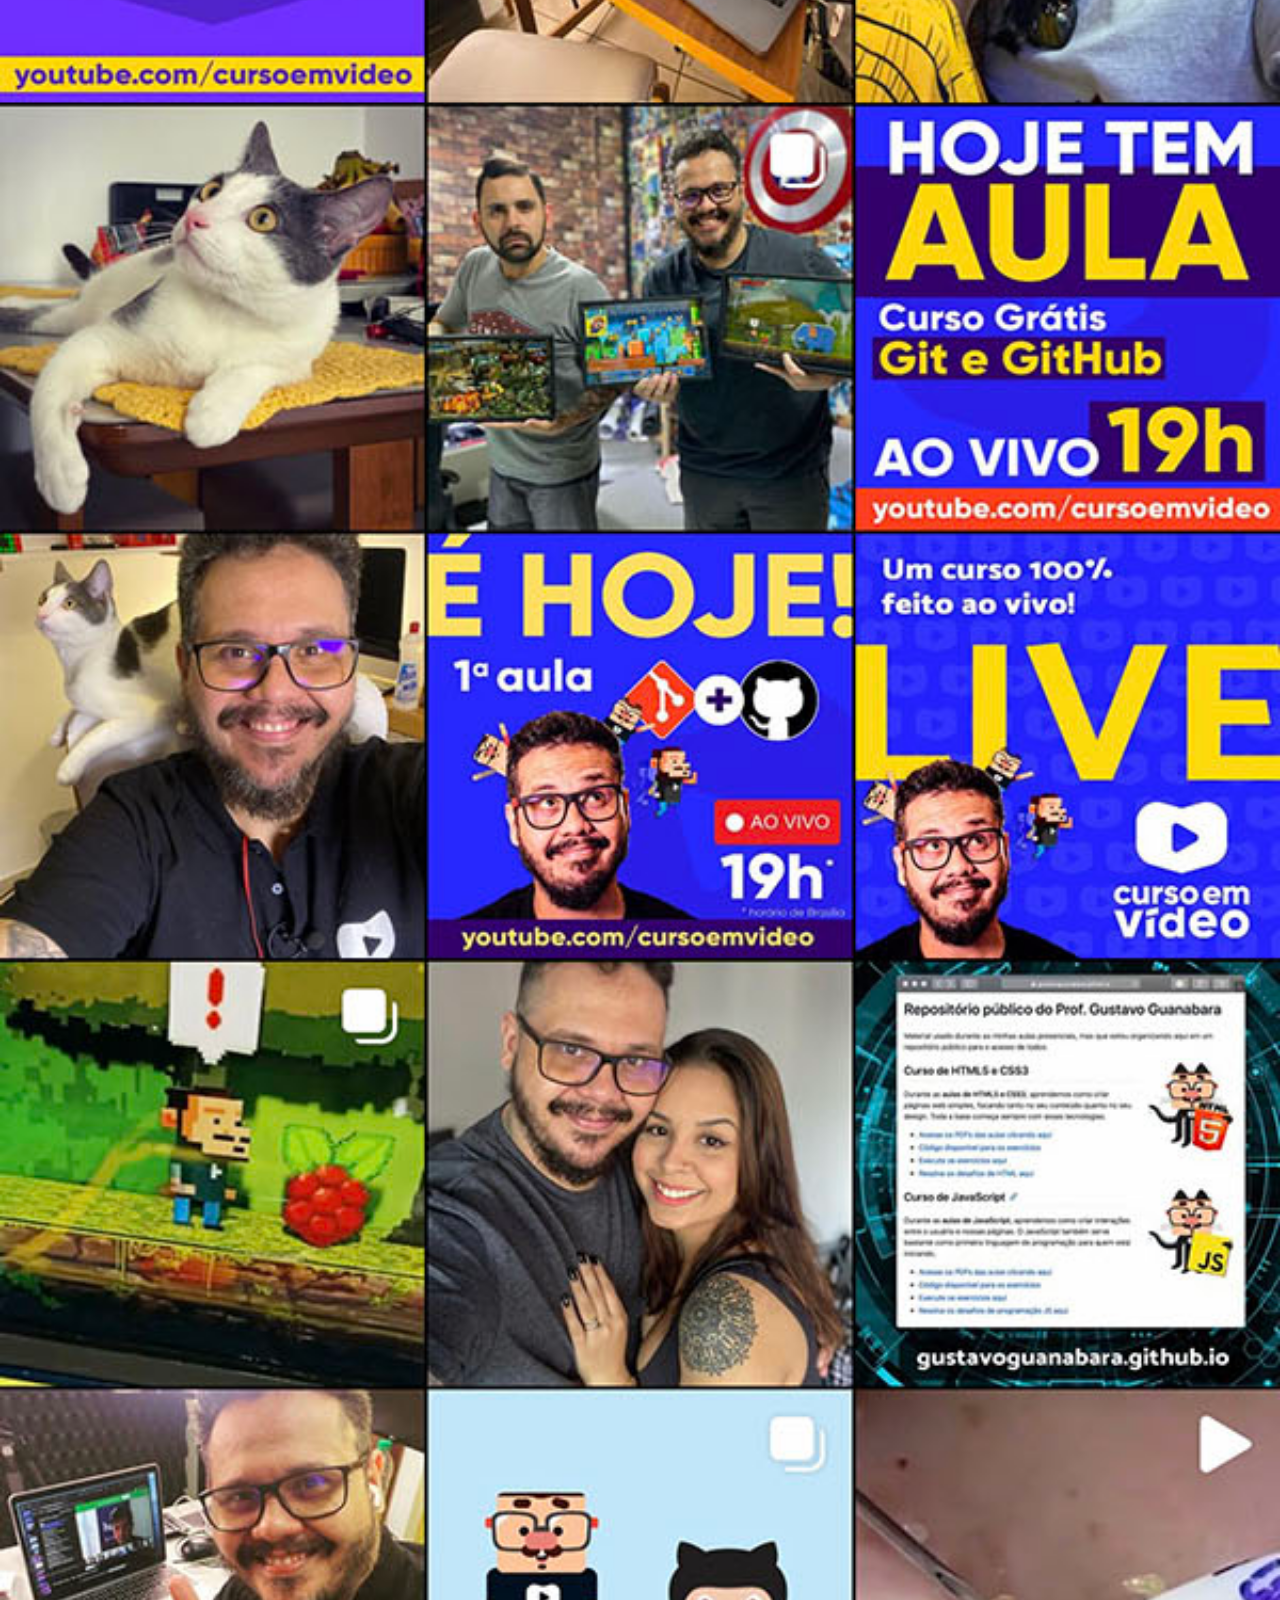
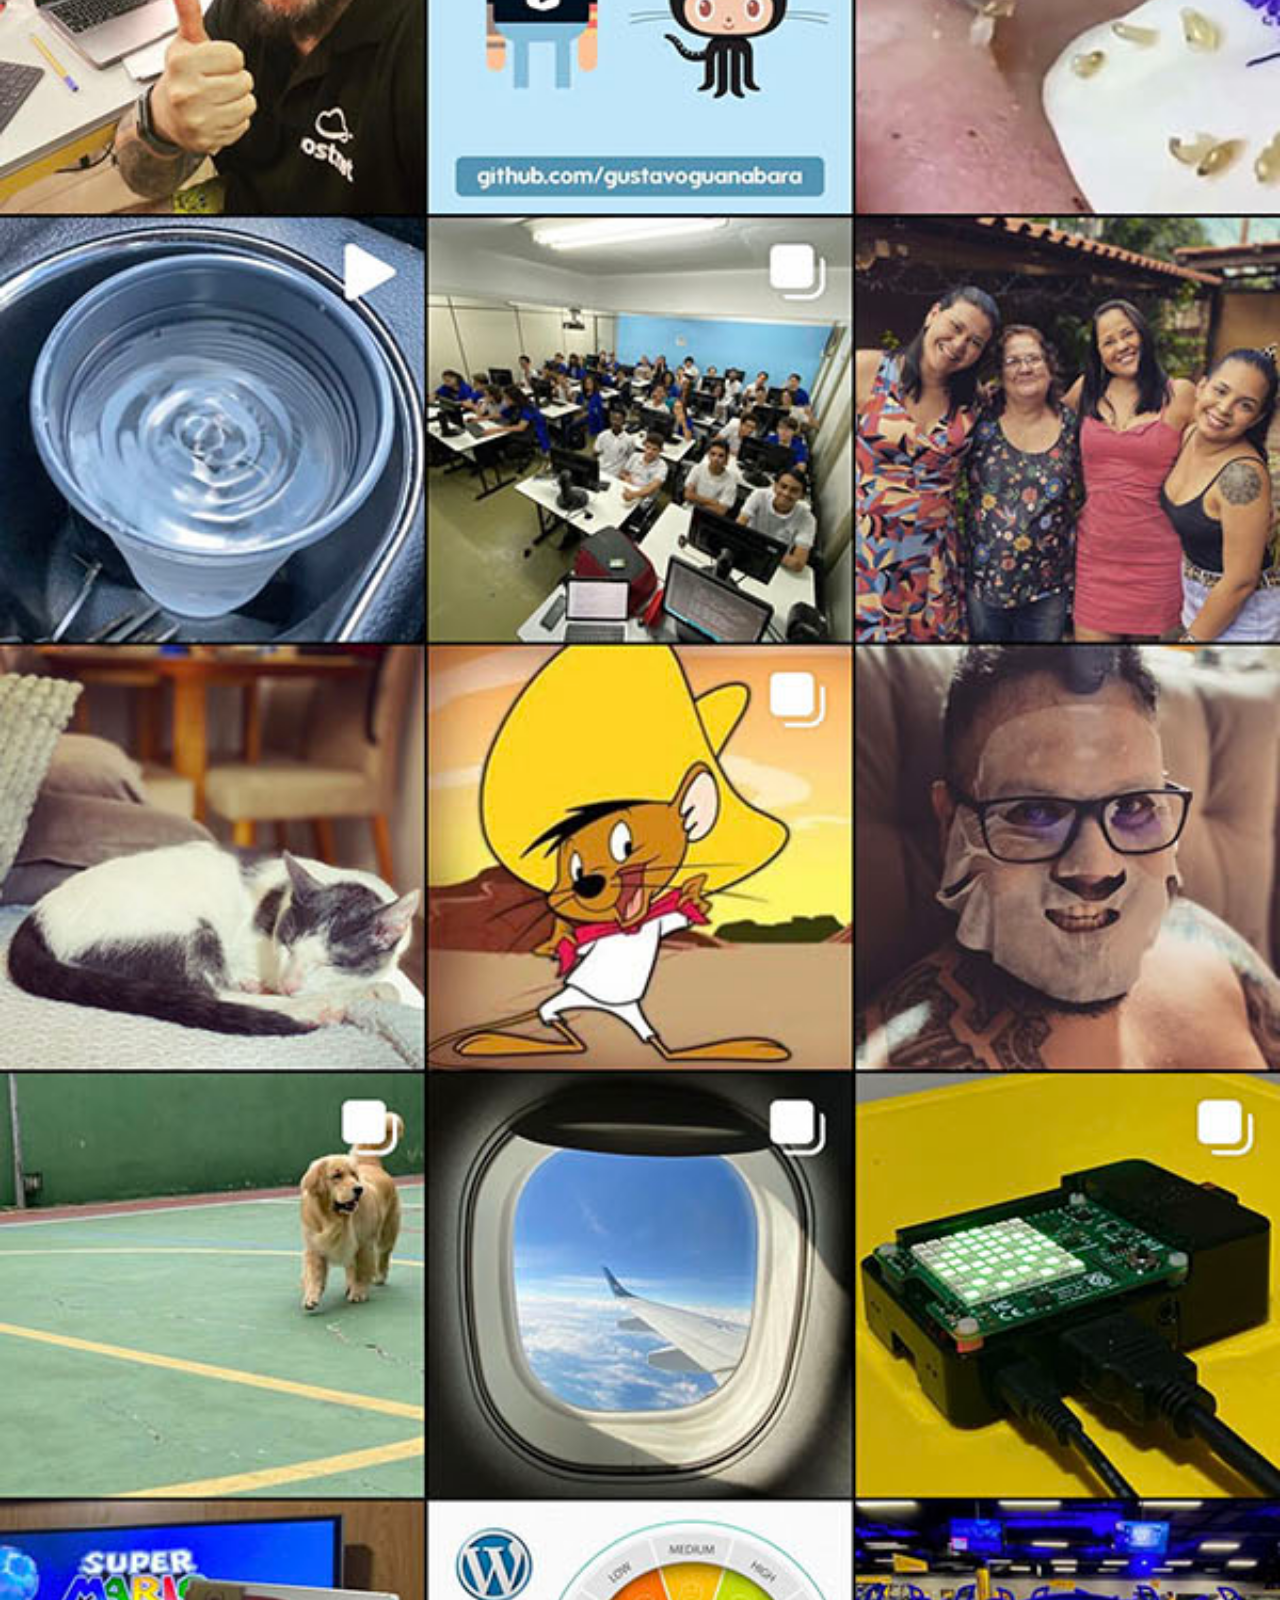
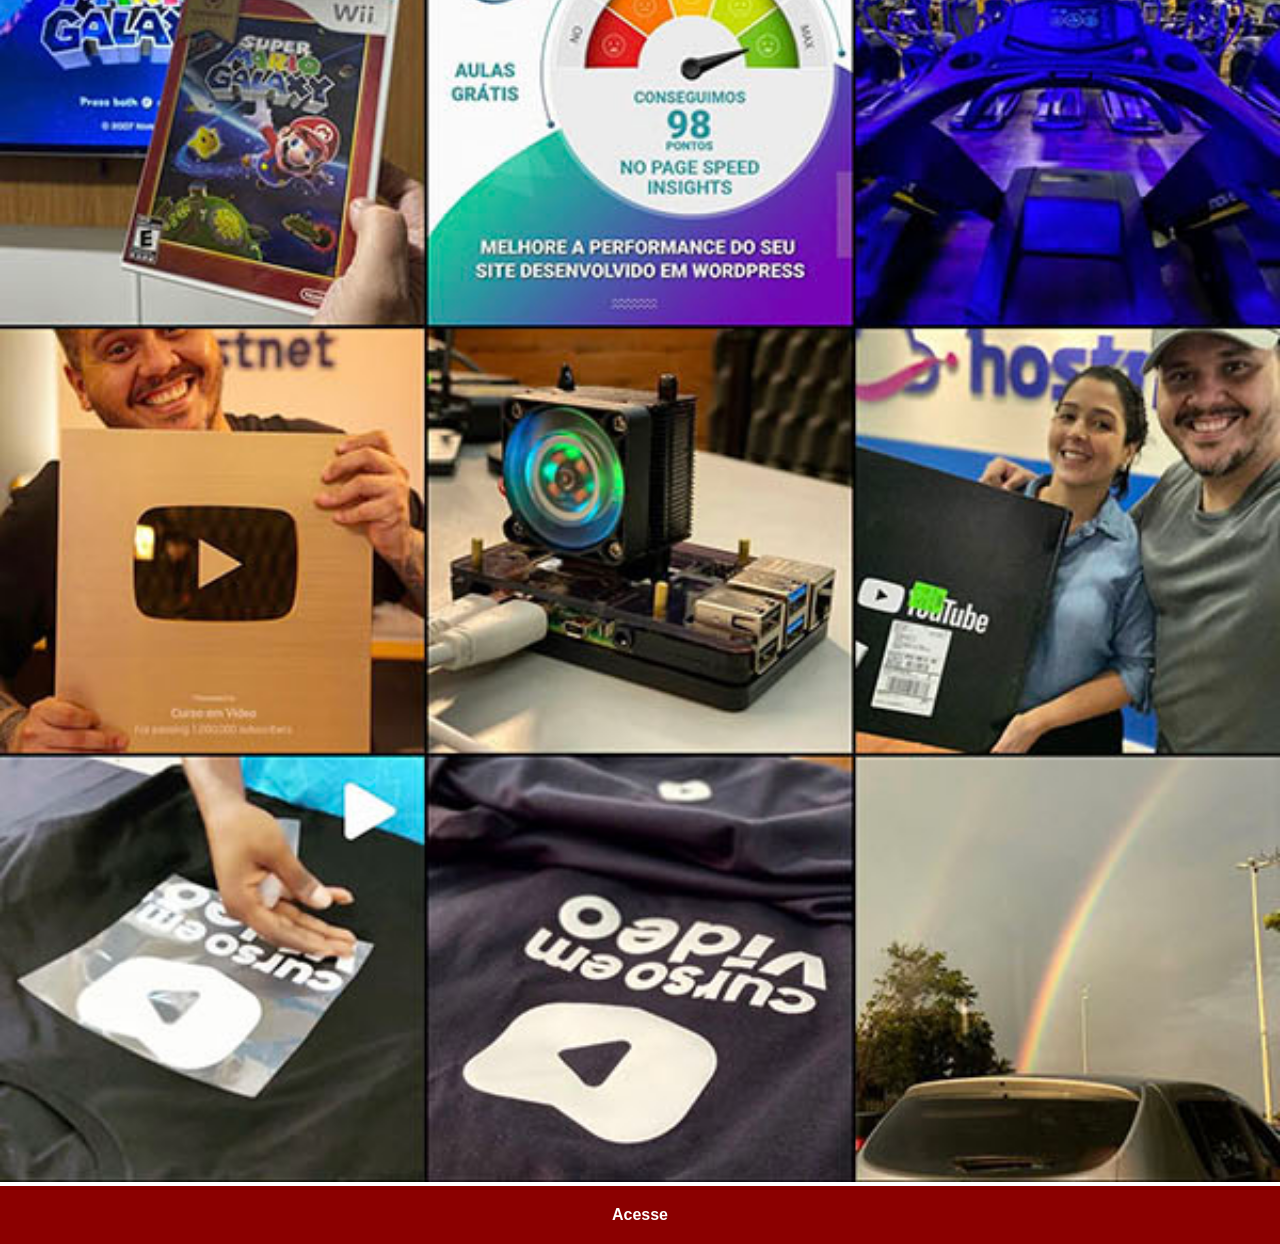
<file: instagram.html>
<!DOCTYPE html>
<html lang="pt-br">
<head>
  <meta charset="UTF-8">
  <meta name="viewport" content="width=device-width, initial-scale=1.0">
  <link rel="stylesheet" href="estilos/social.css">
  <title>Instagram</title>
</head>
<body>
  <img src="imagens/tela-instagram.jpg" alt="Instagram">
  <a href="https://www.instagram.com/accounts/login/?next=%2Fgustavoguanabara%2F&source=omni_redirect" target="_blank">Acesse</a>
</body>
</html>
</file>
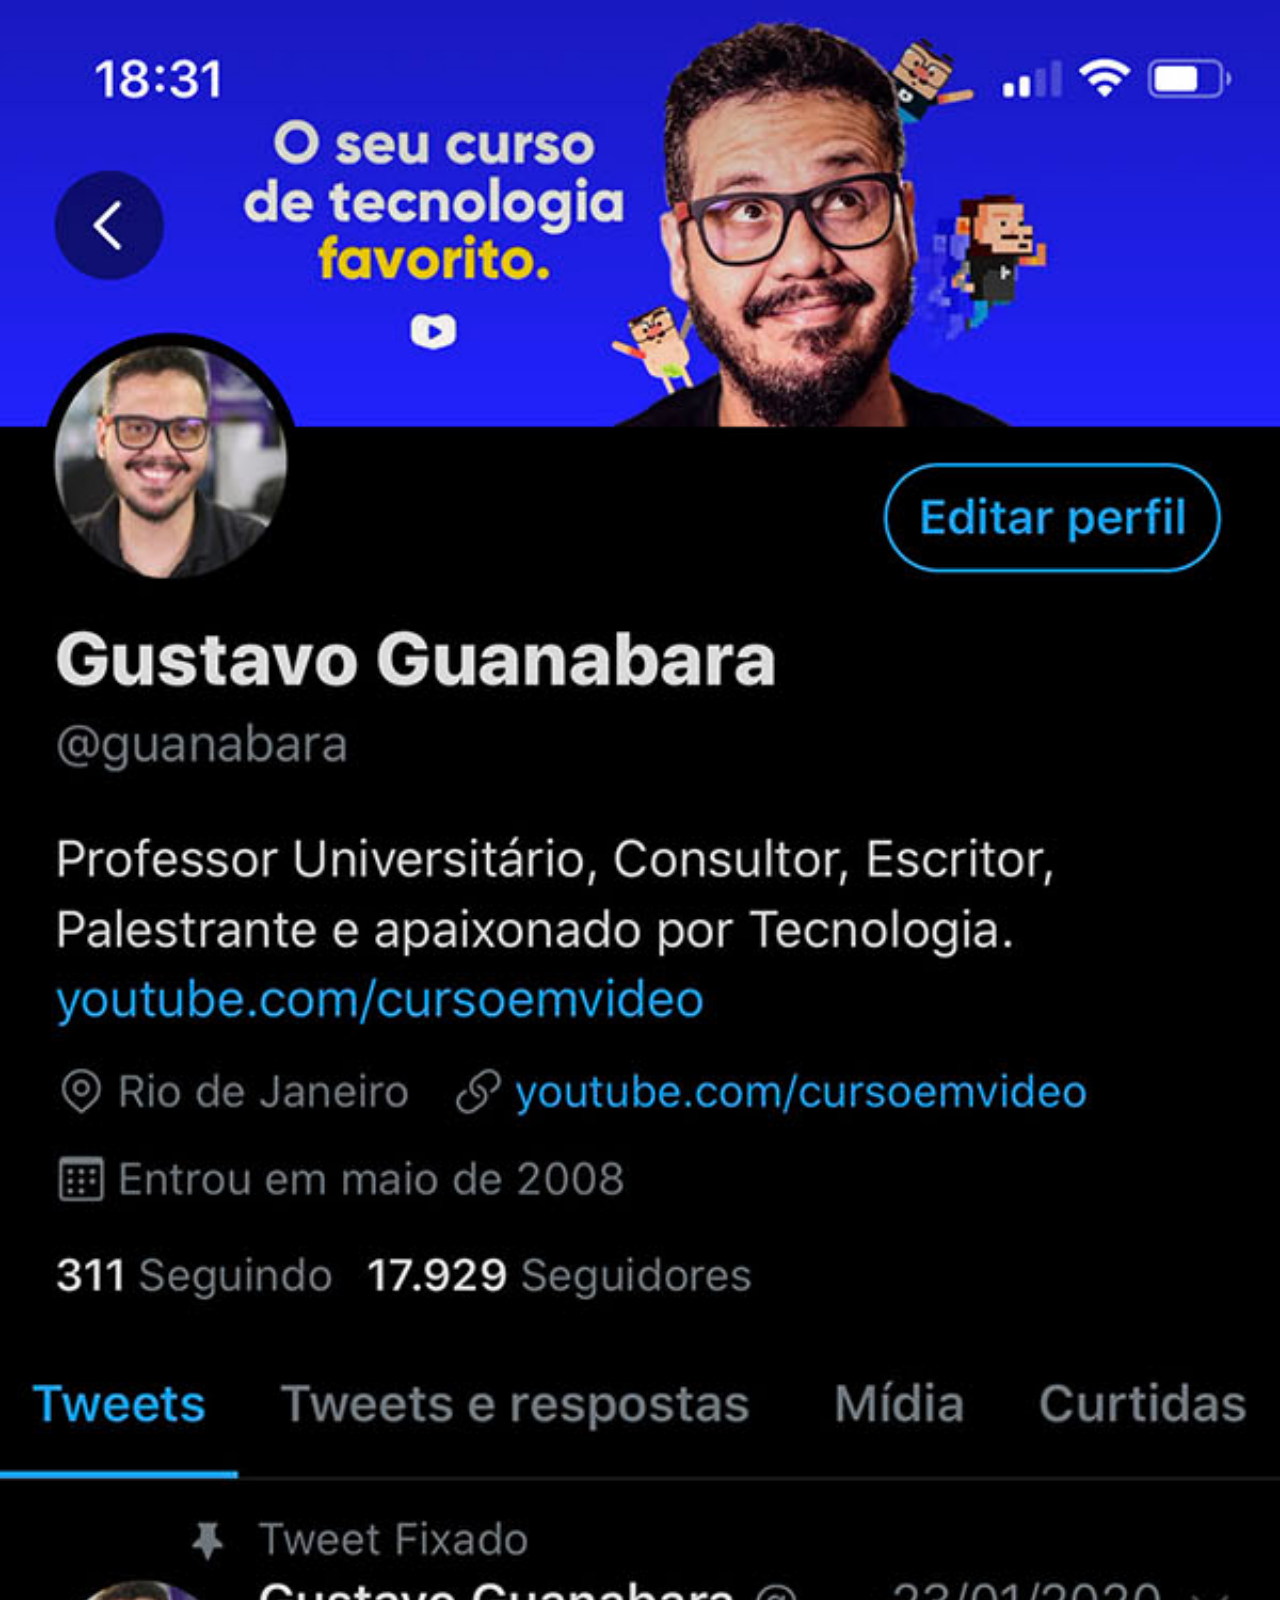
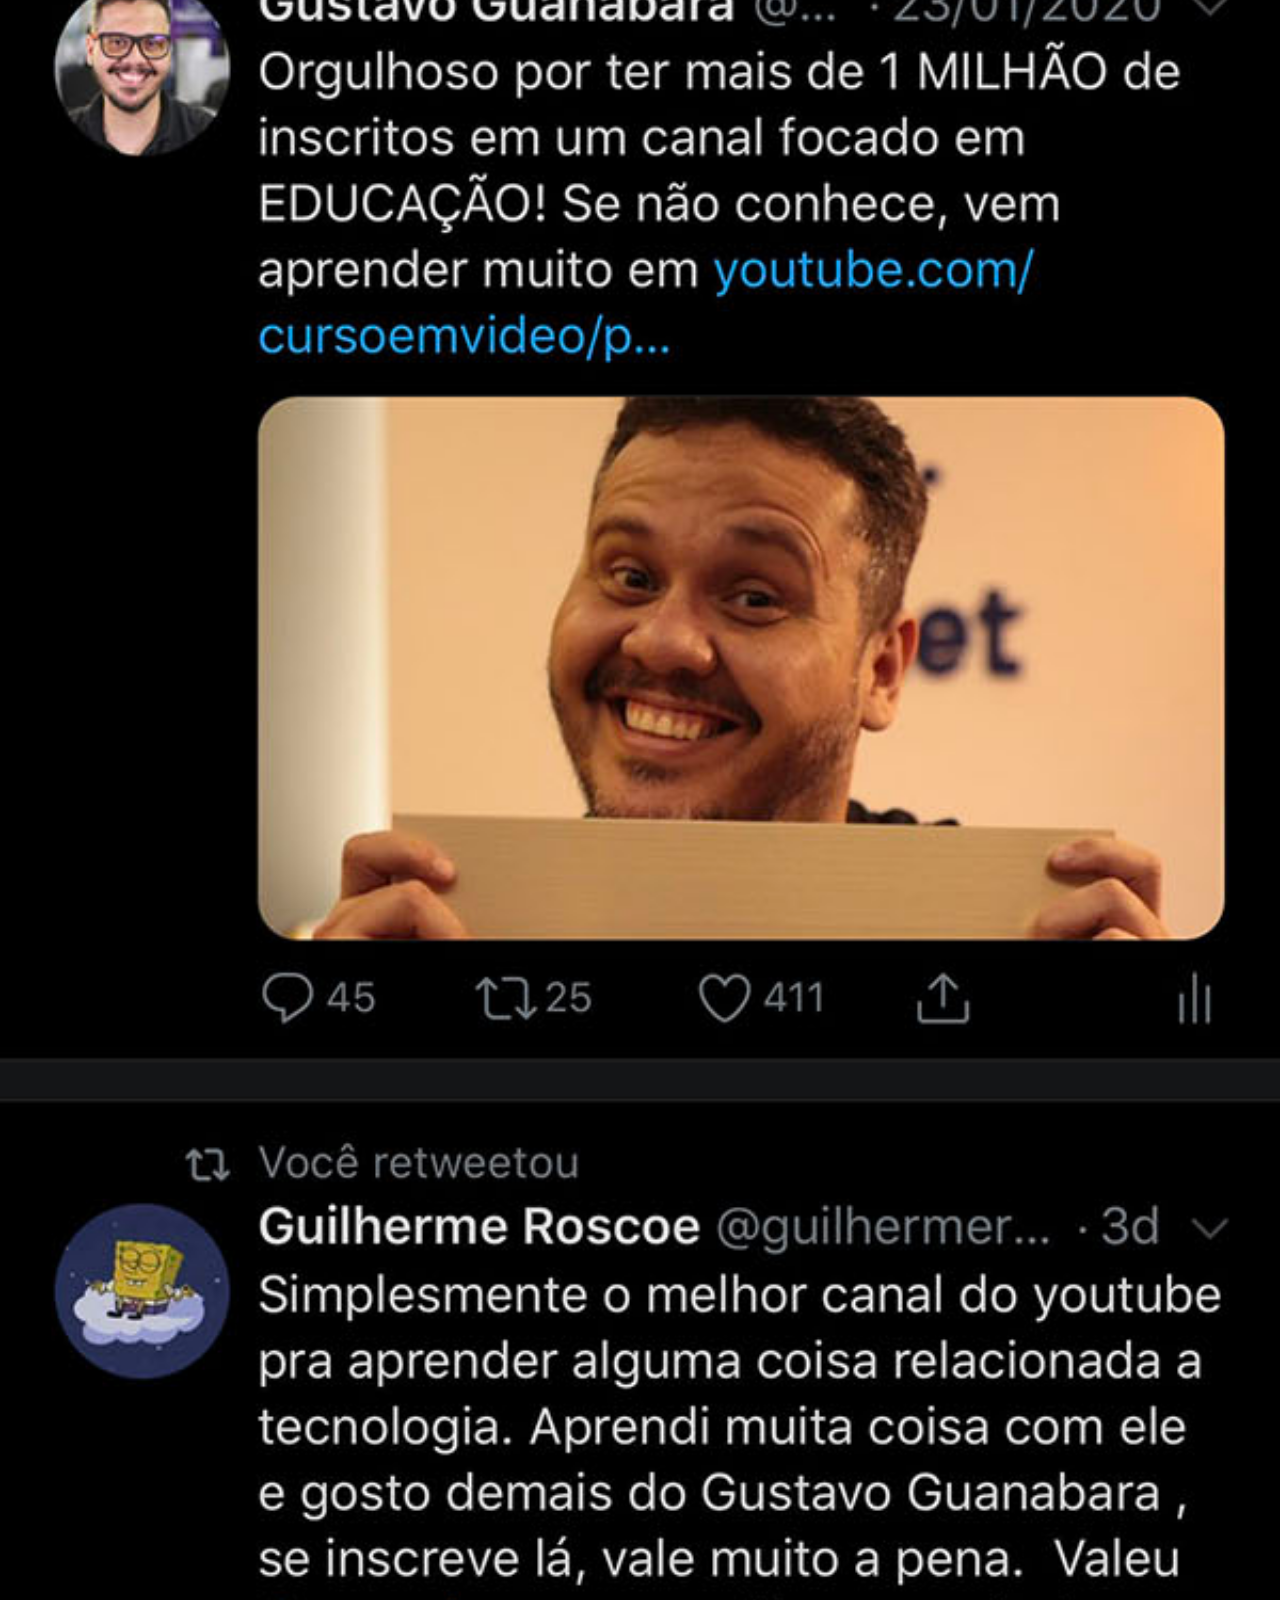
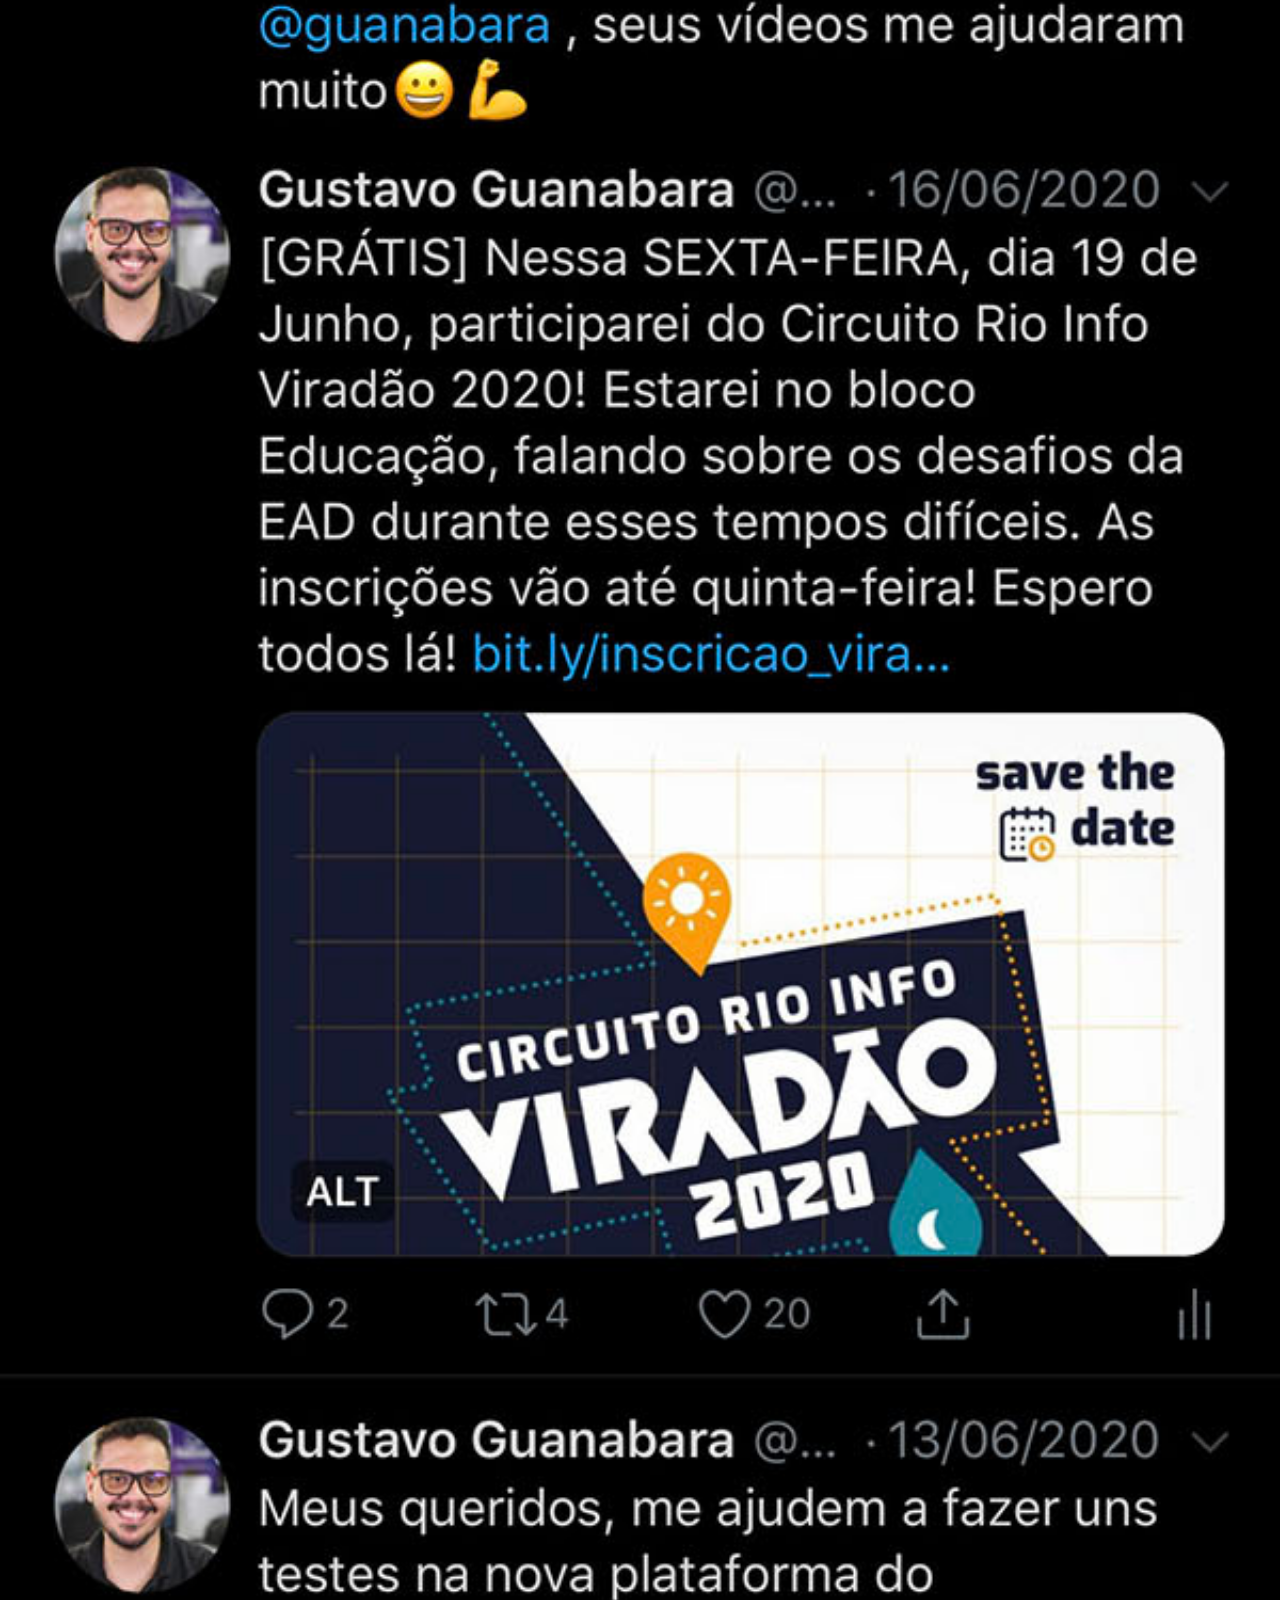
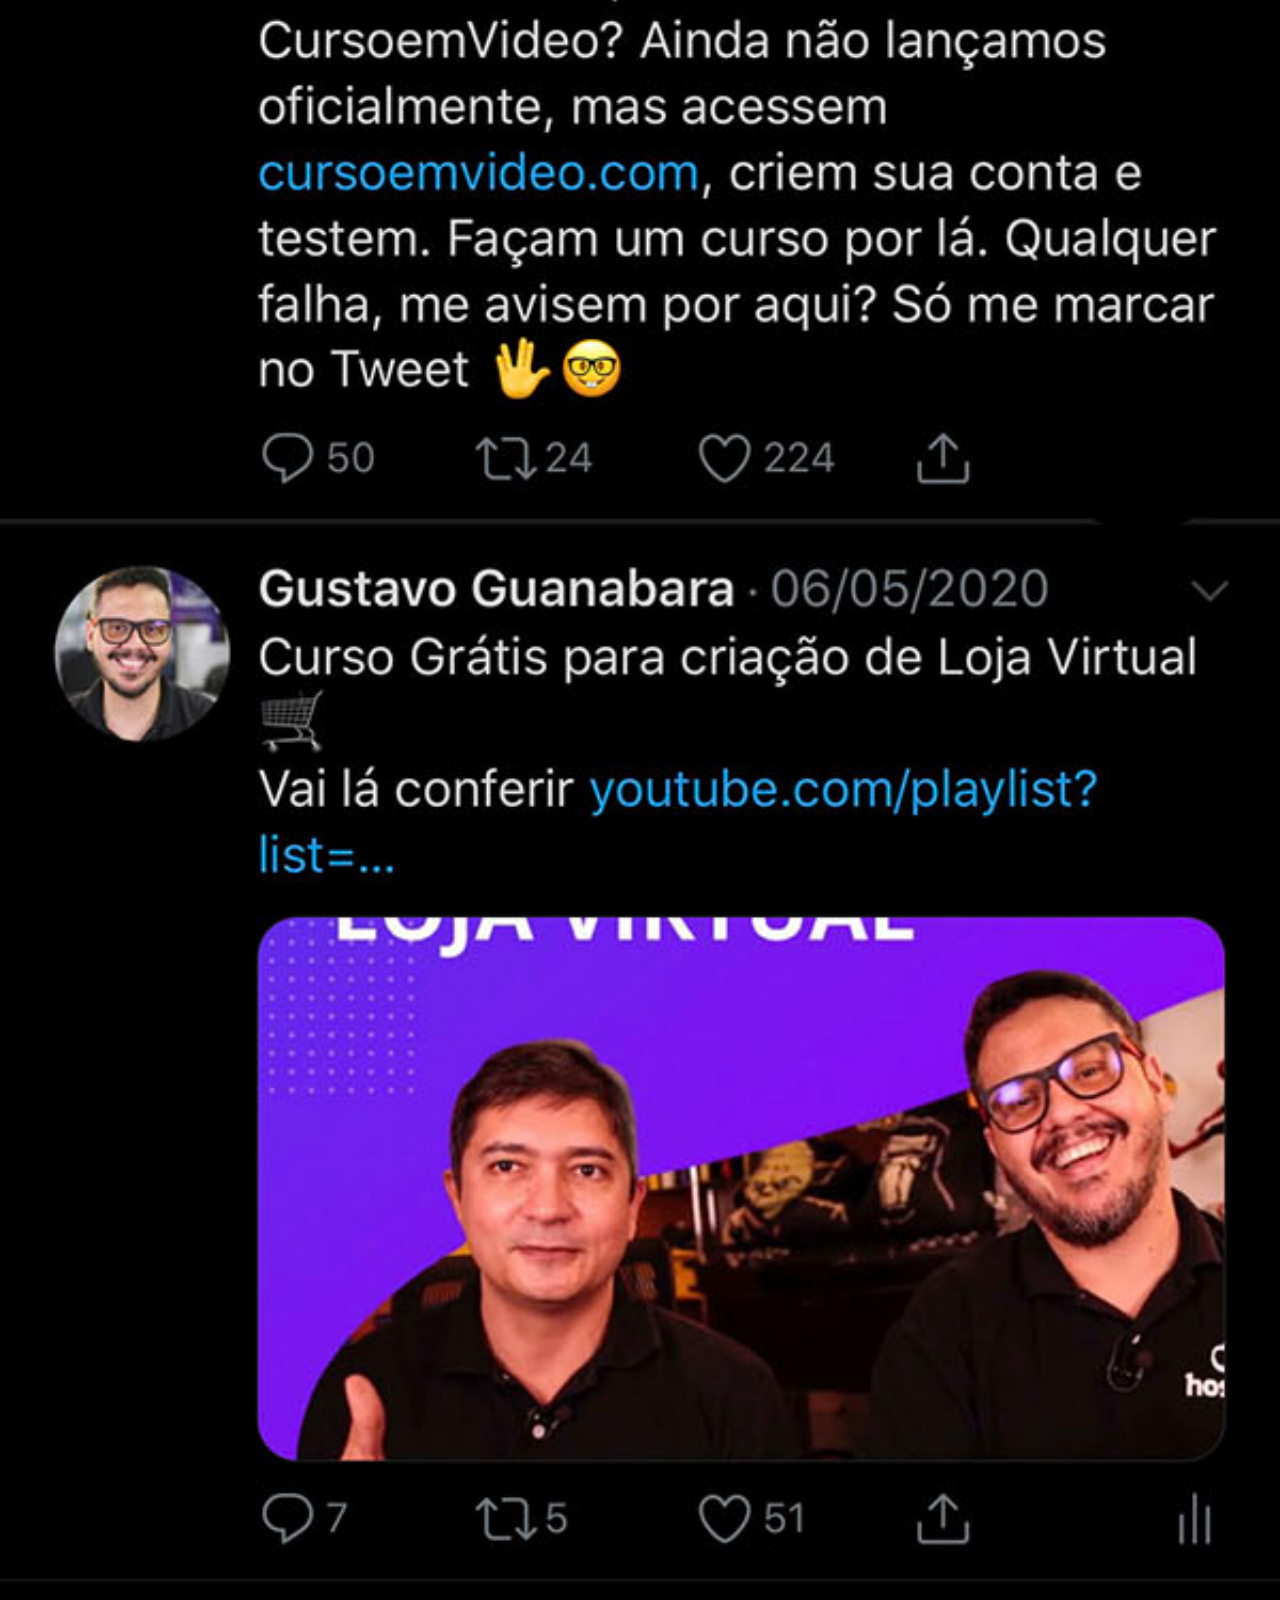
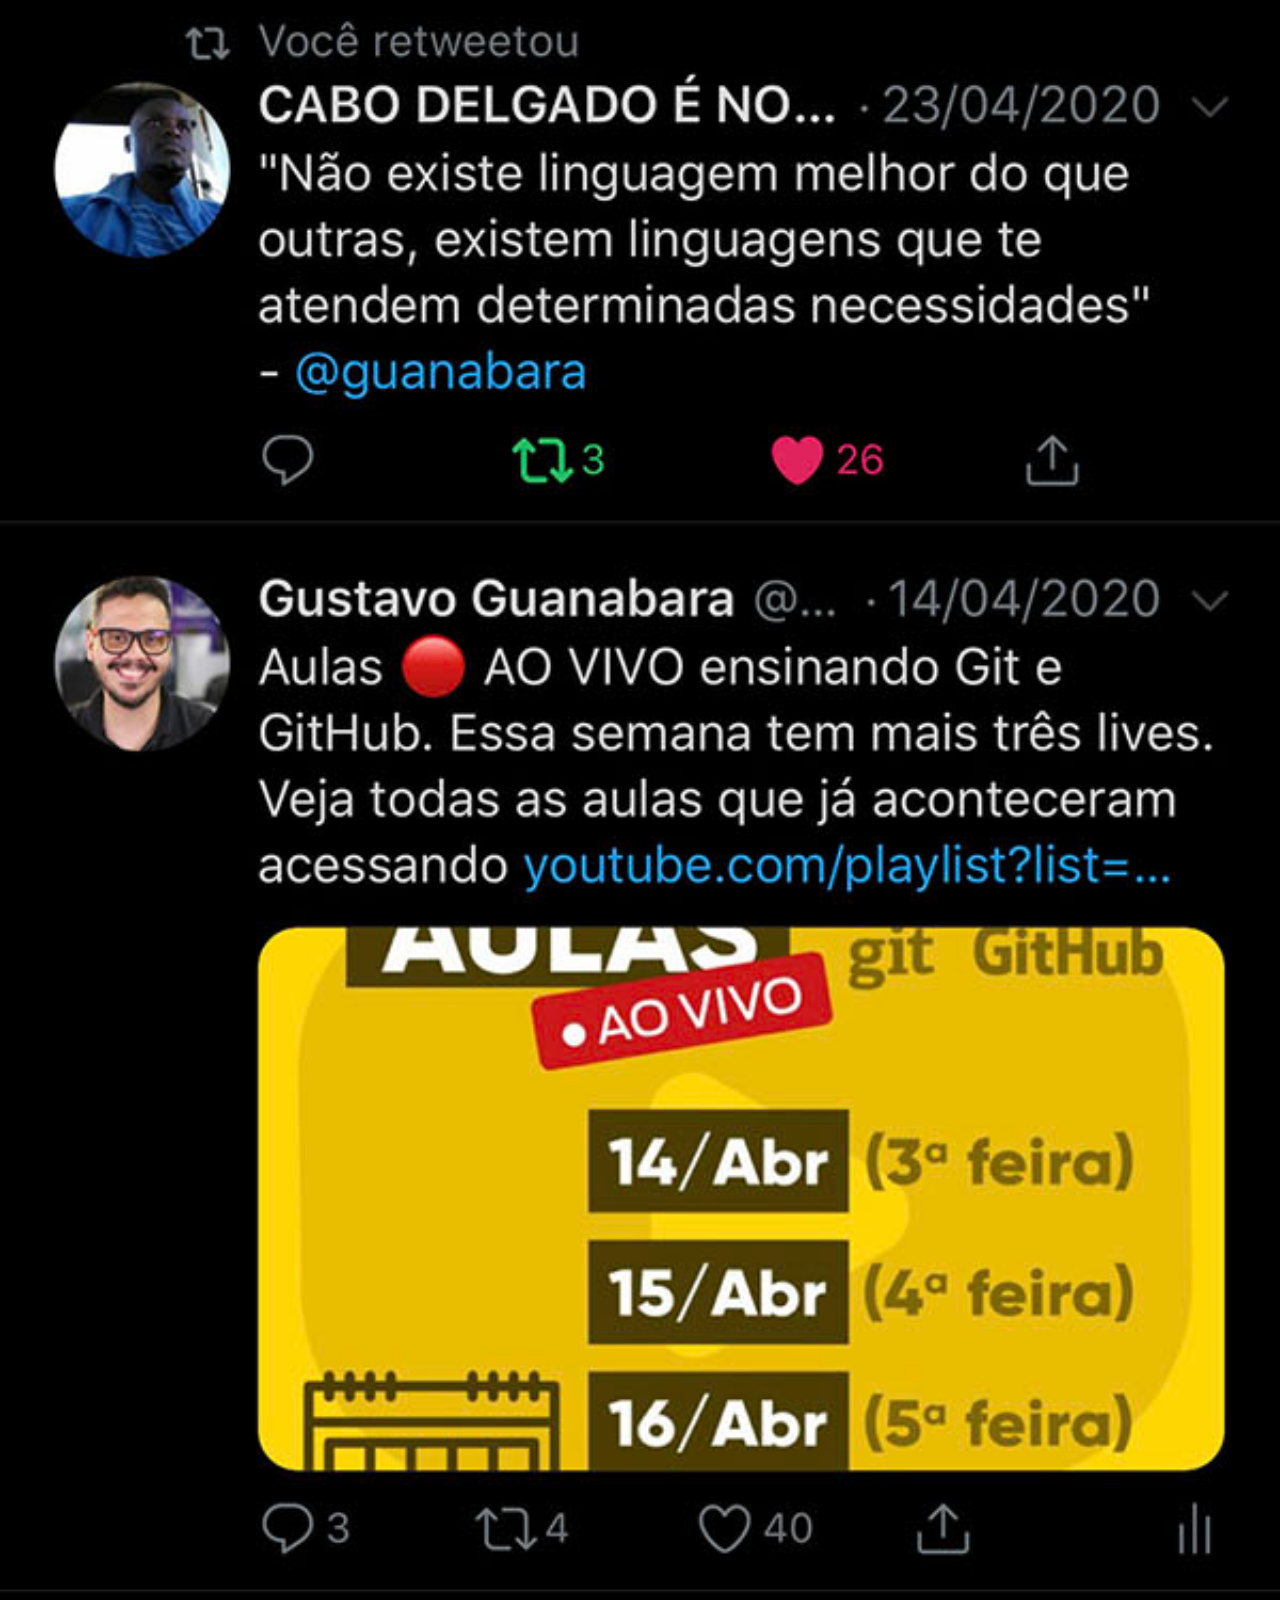
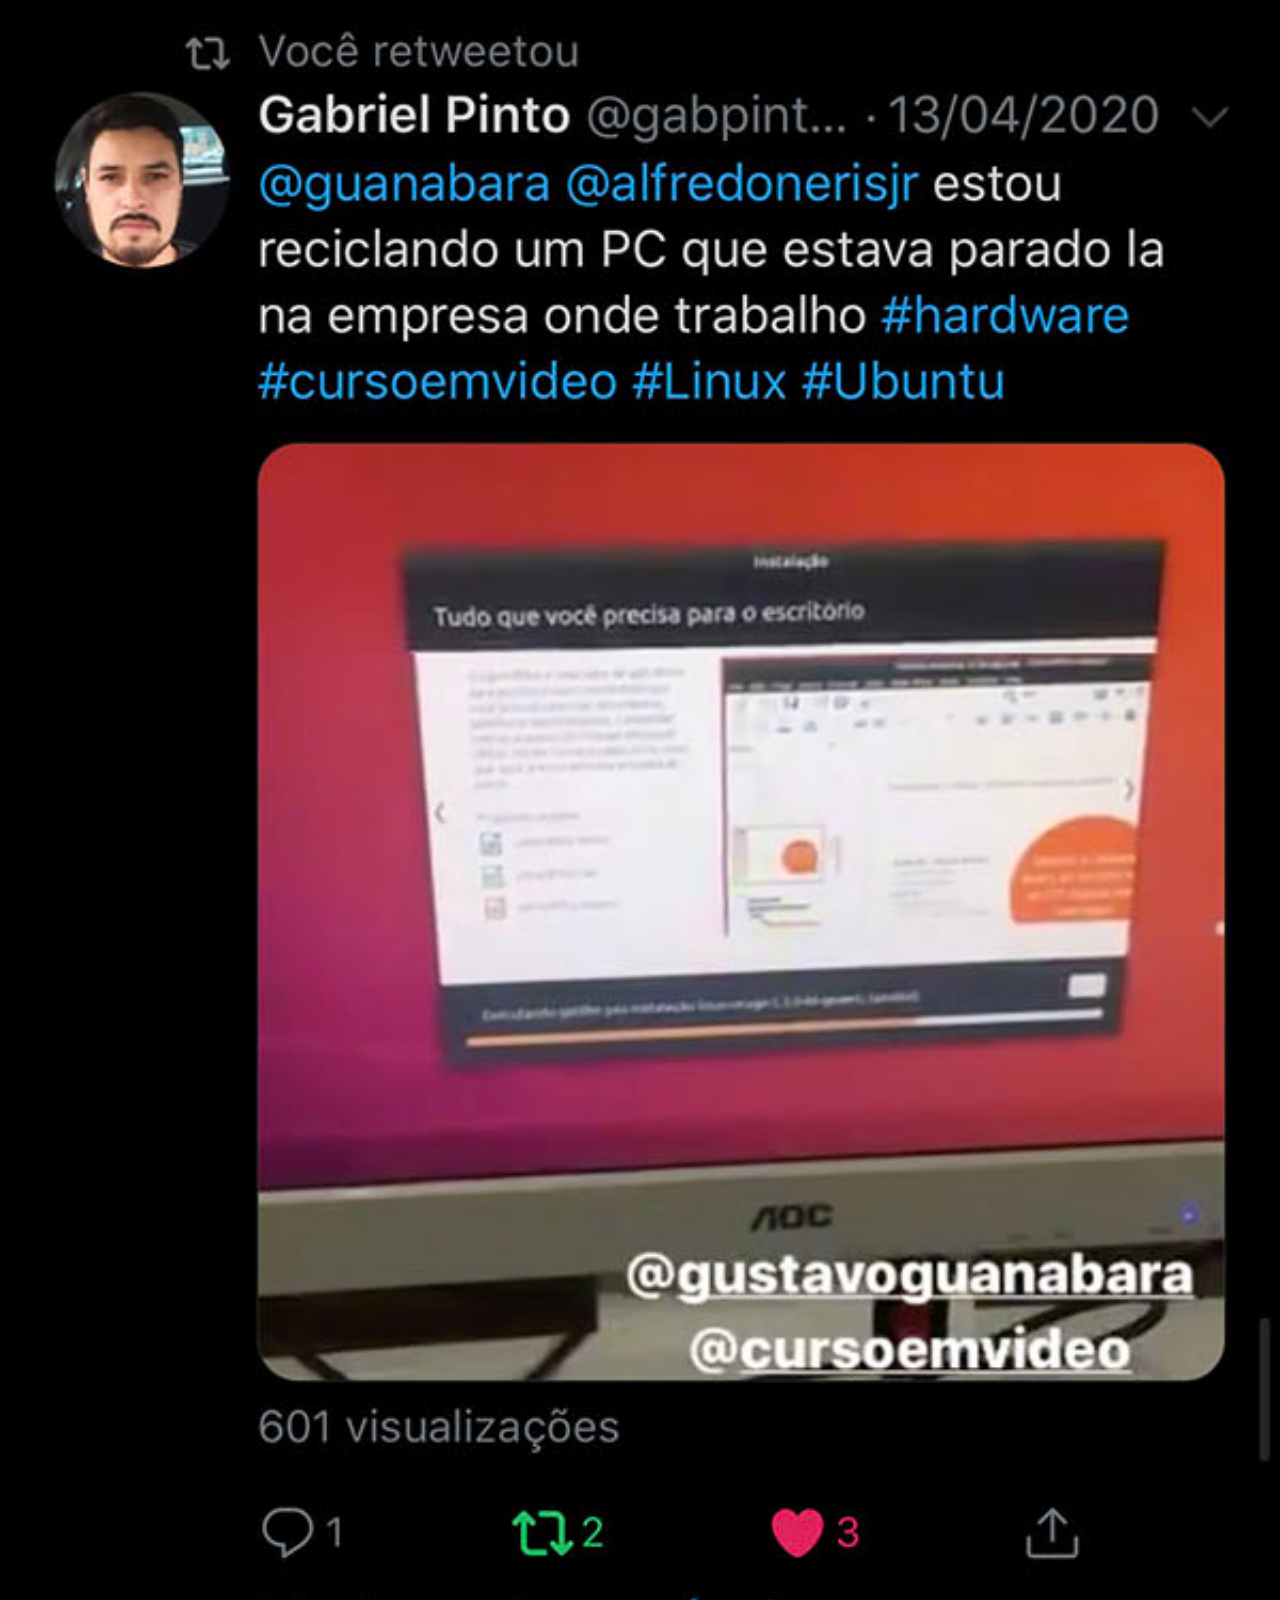
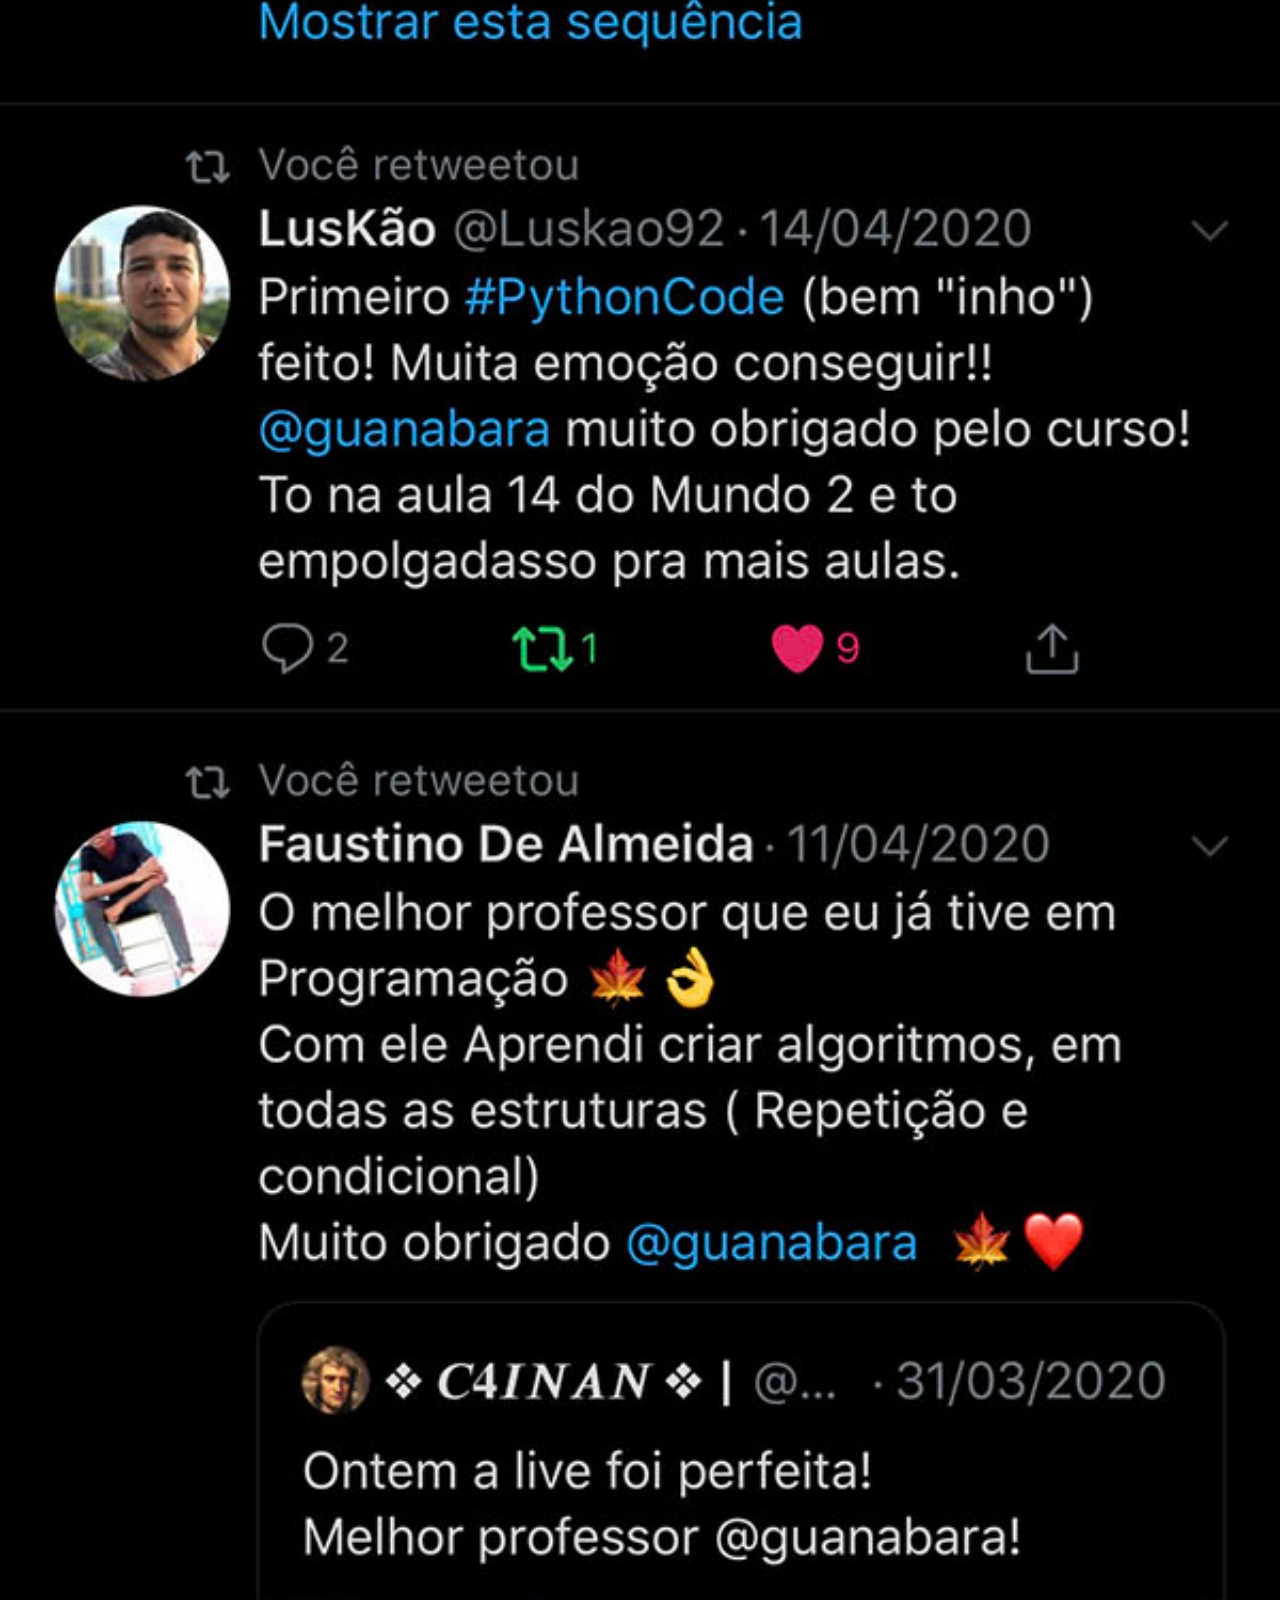
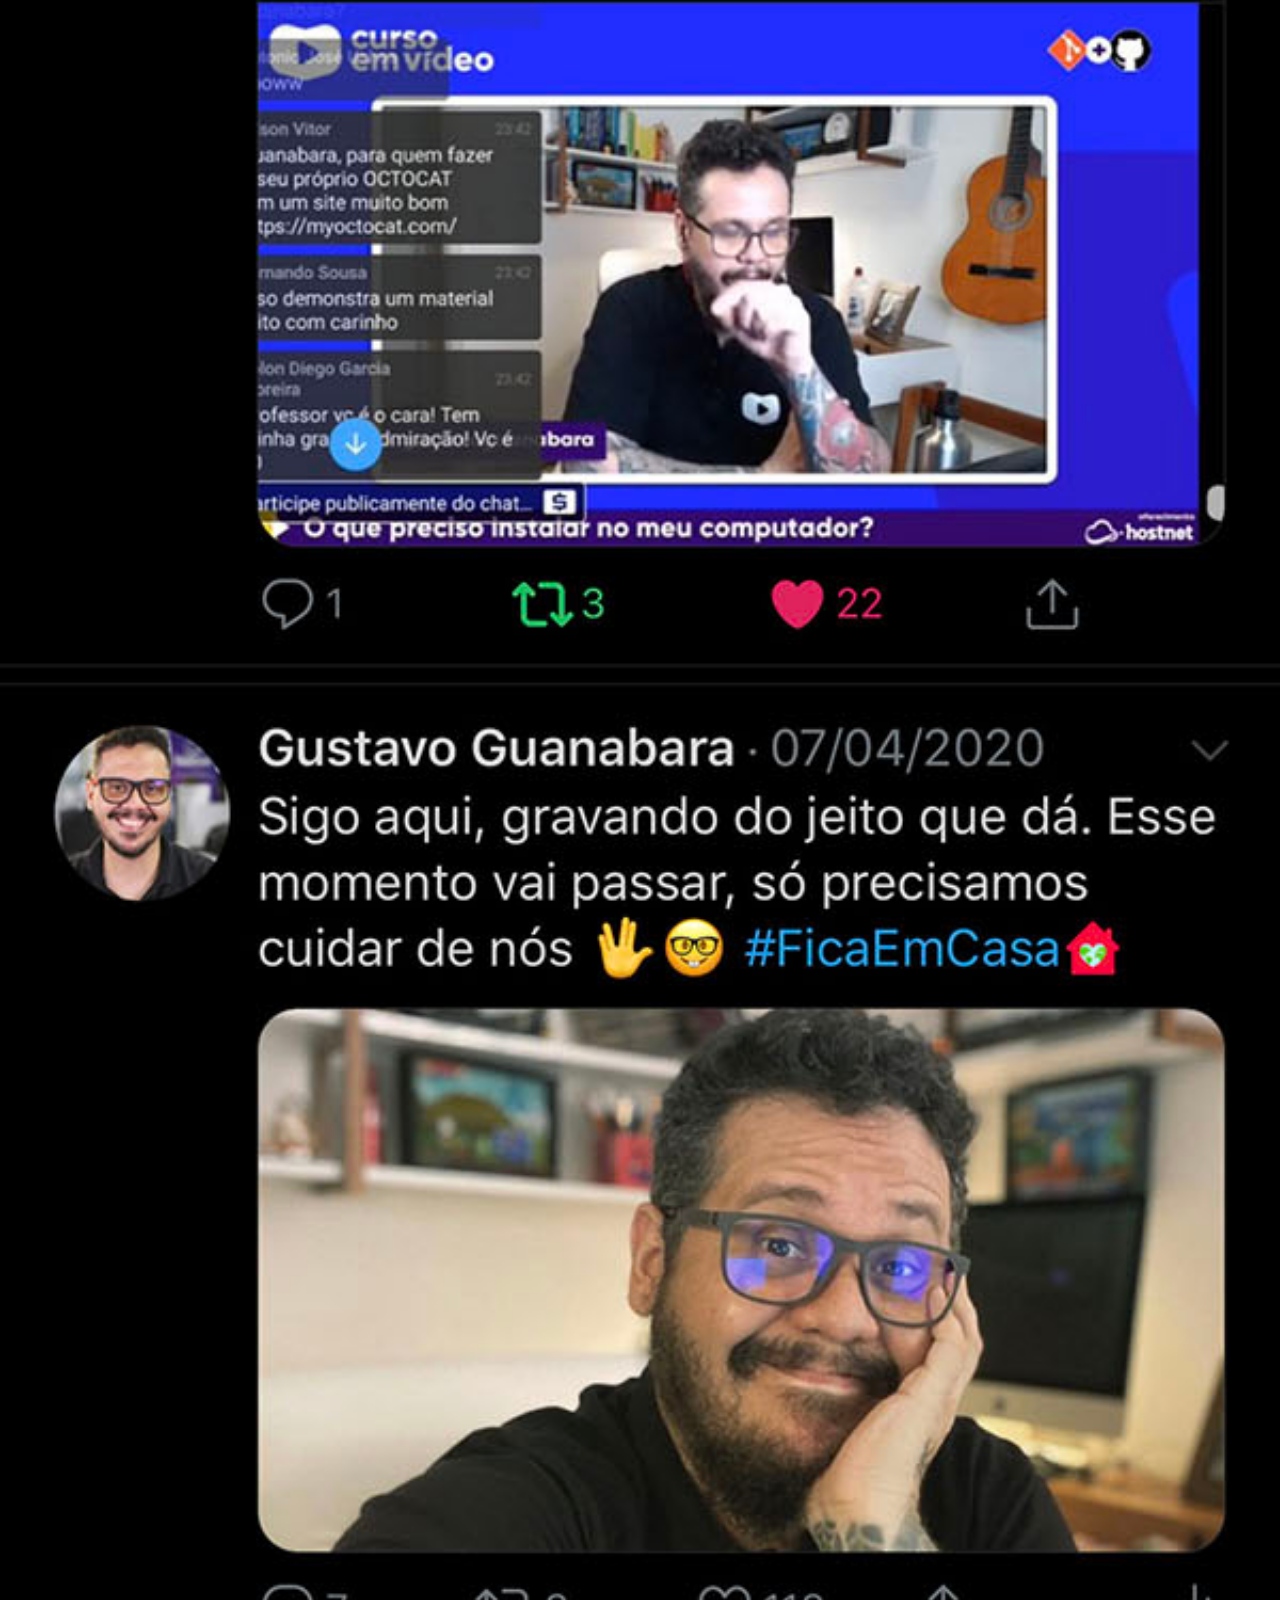
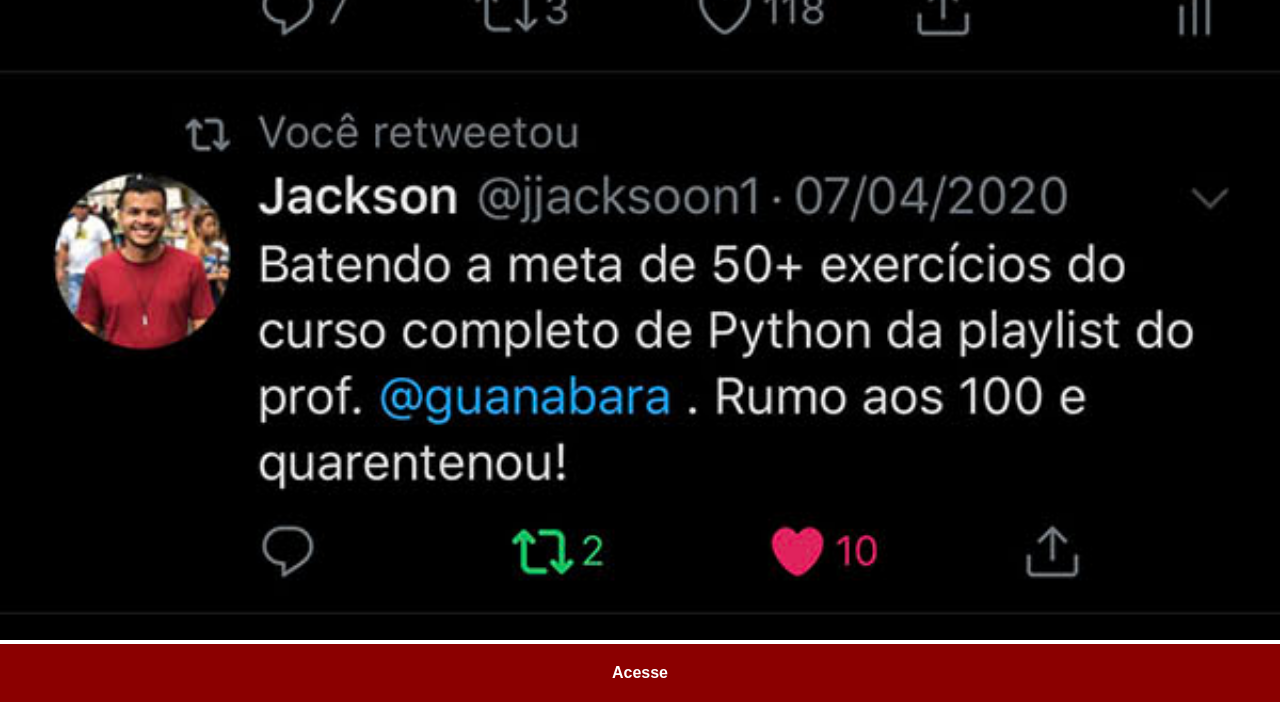
<file: twiter.html>
<!doctype html>
<html lang="pt-br">
  <head>
    <meta charset="UTF-8" />
    <meta name="viewport" content="width=device-width, initial-scale=1.0" />
    <link rel="stylesheet" href="estilos/social.css" />
    <title>Twiter</title>
  </head>
  <body>
    <img src="imagens/tela-twitter.jpg" alt="Twiter" />
    <a href="https://x.com/guanabara" target="_blank">Acesse</a>
  </body>
</html>
</file>
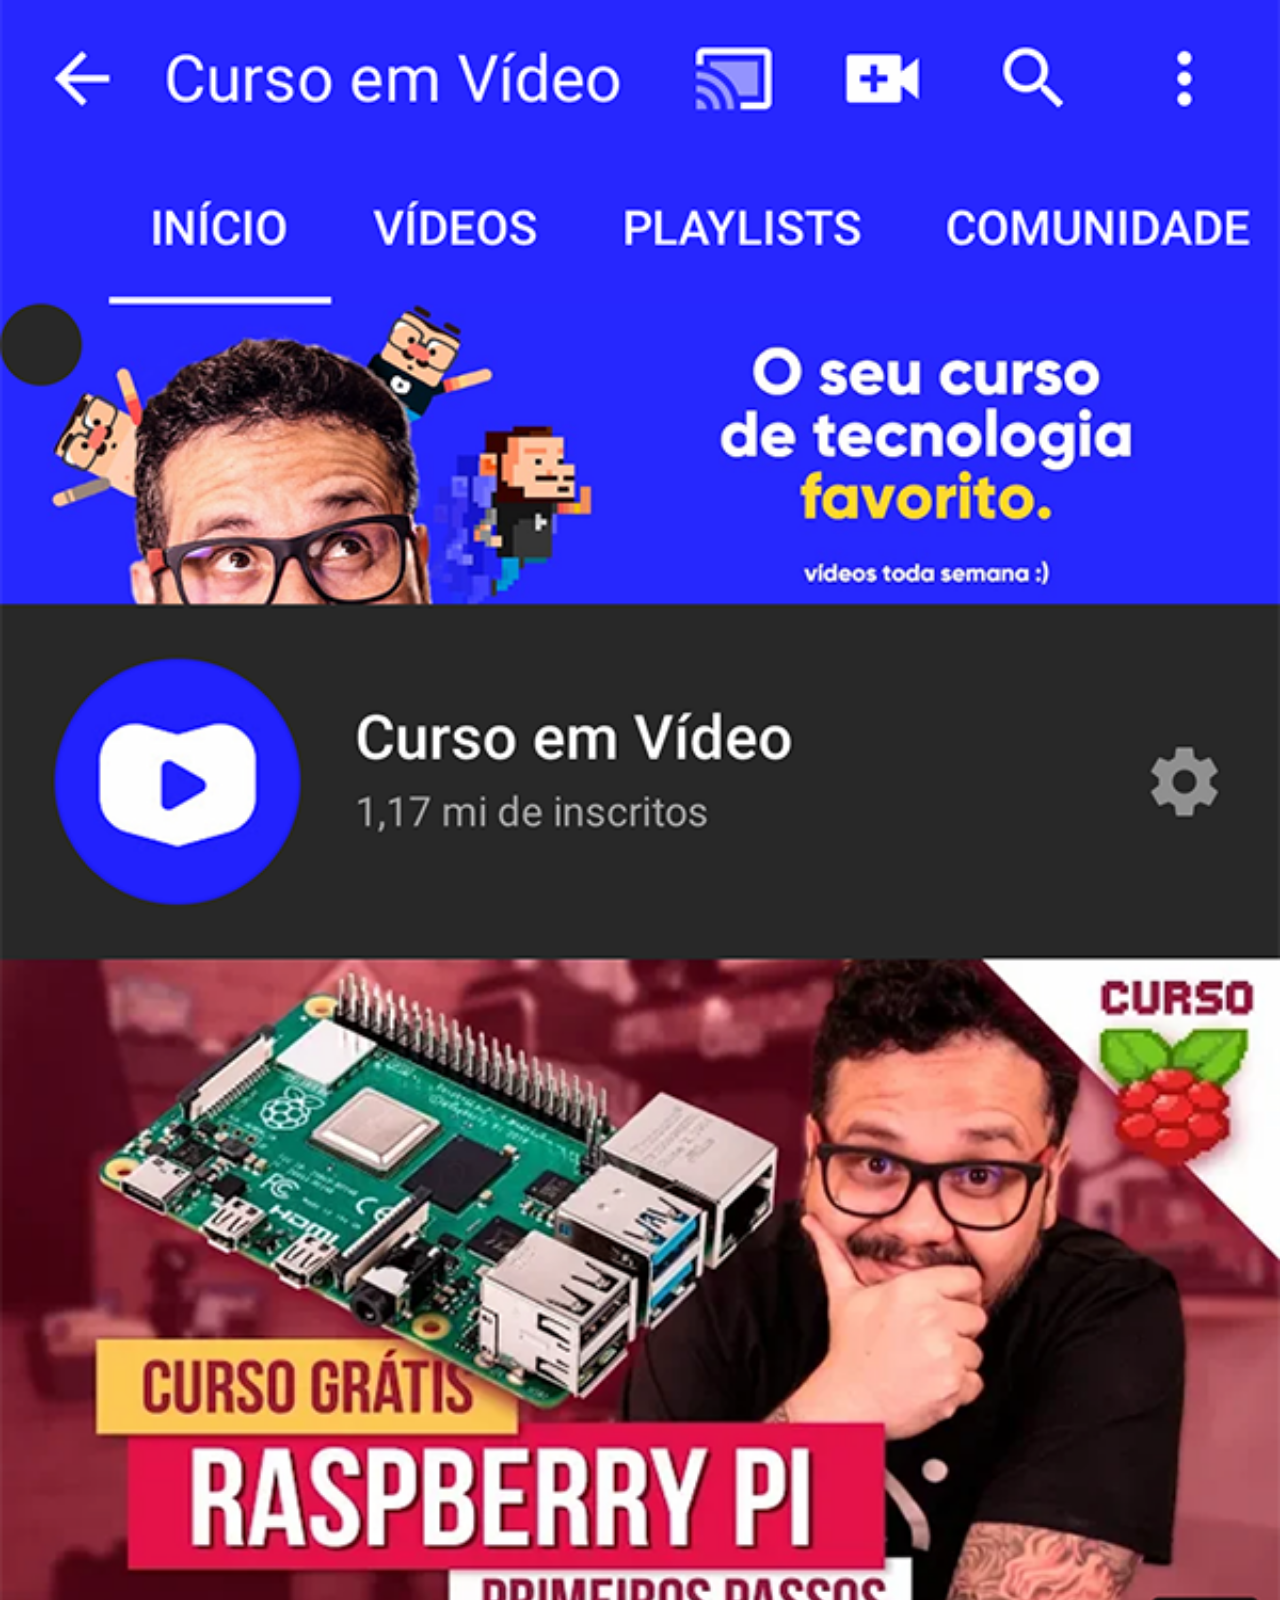
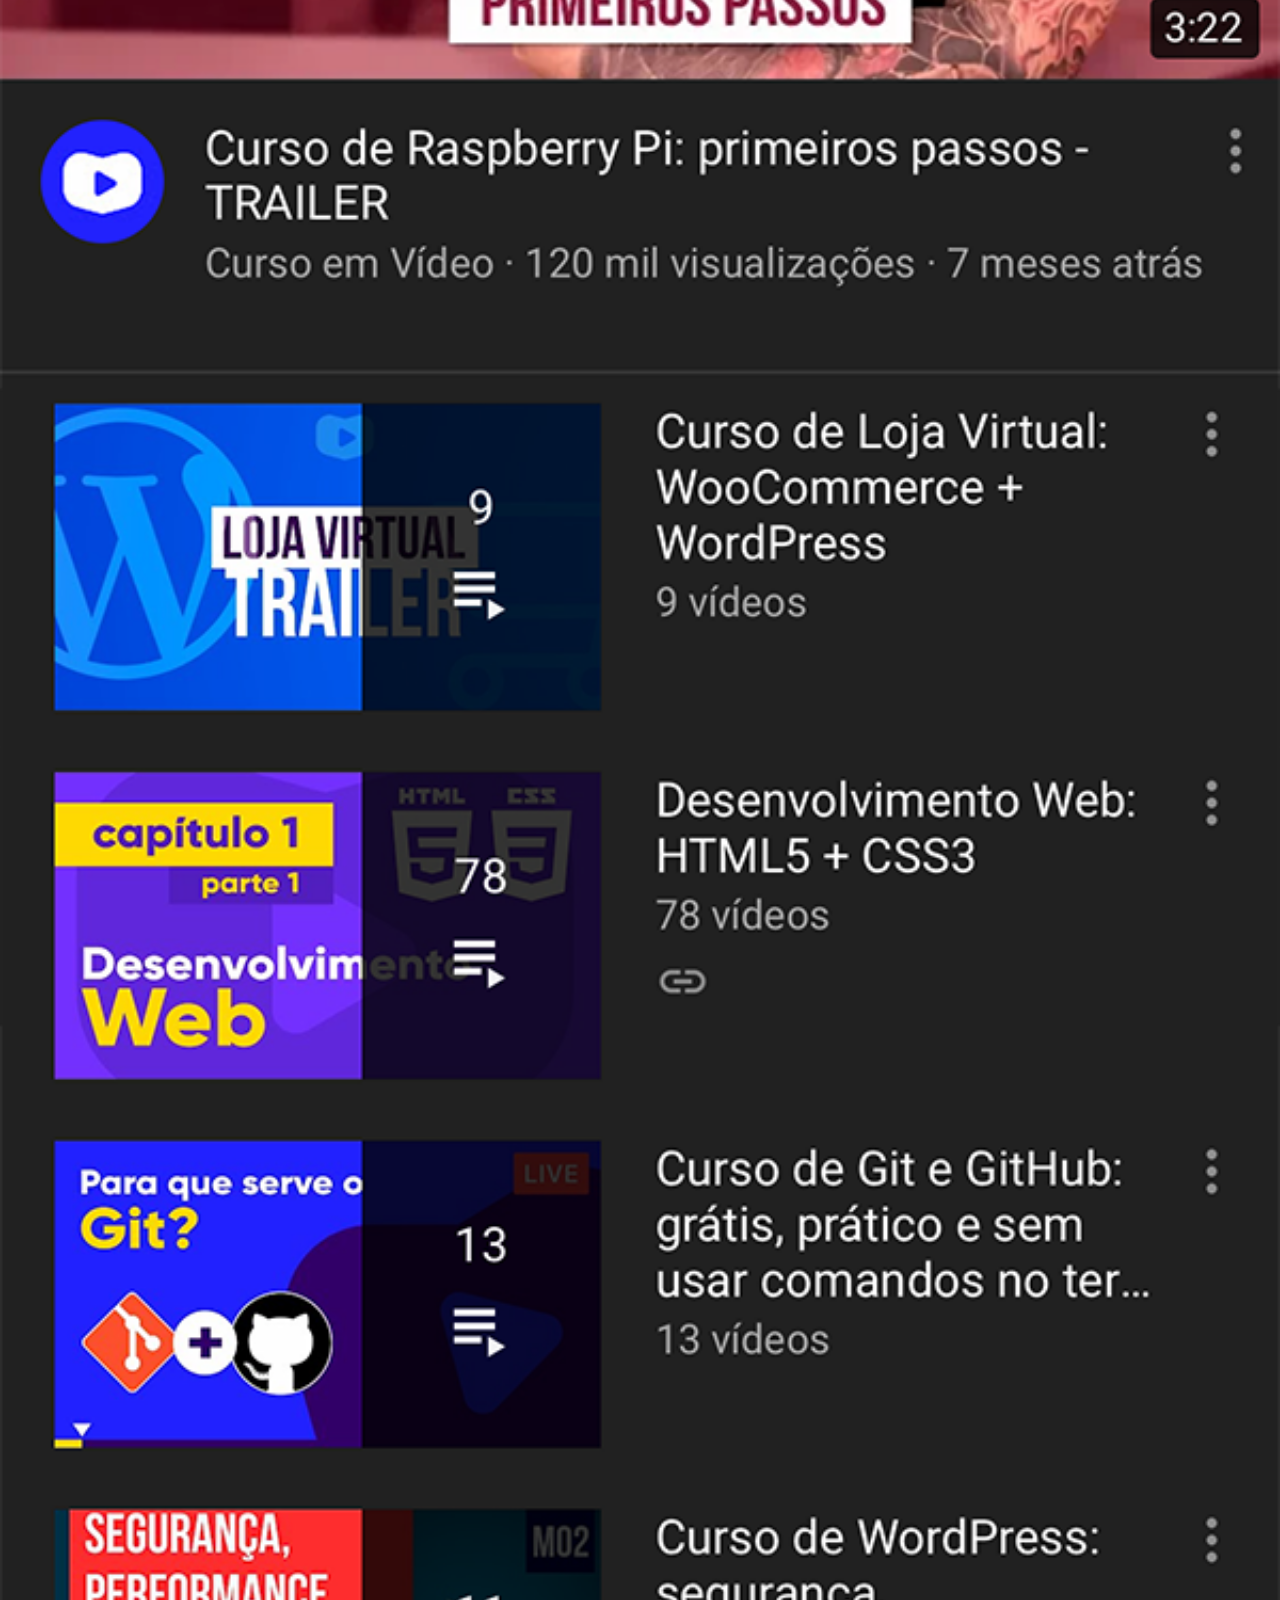
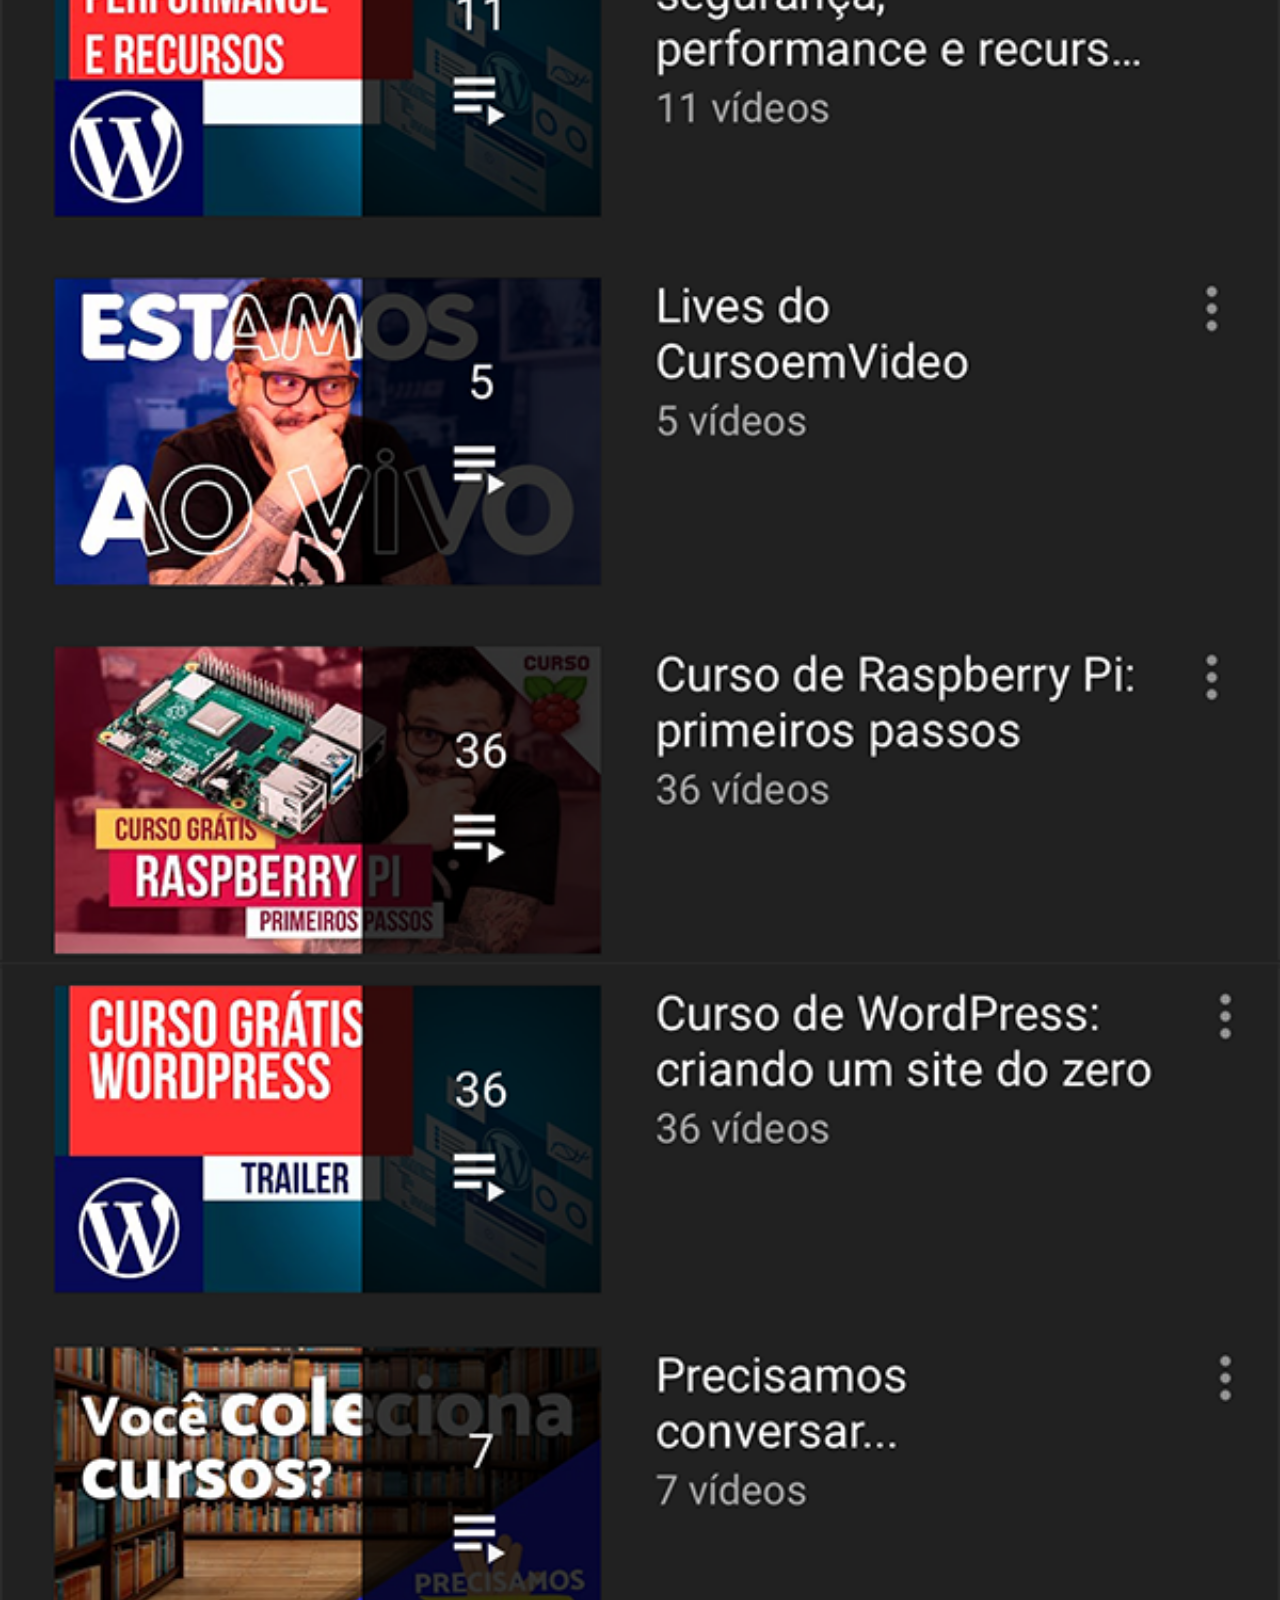
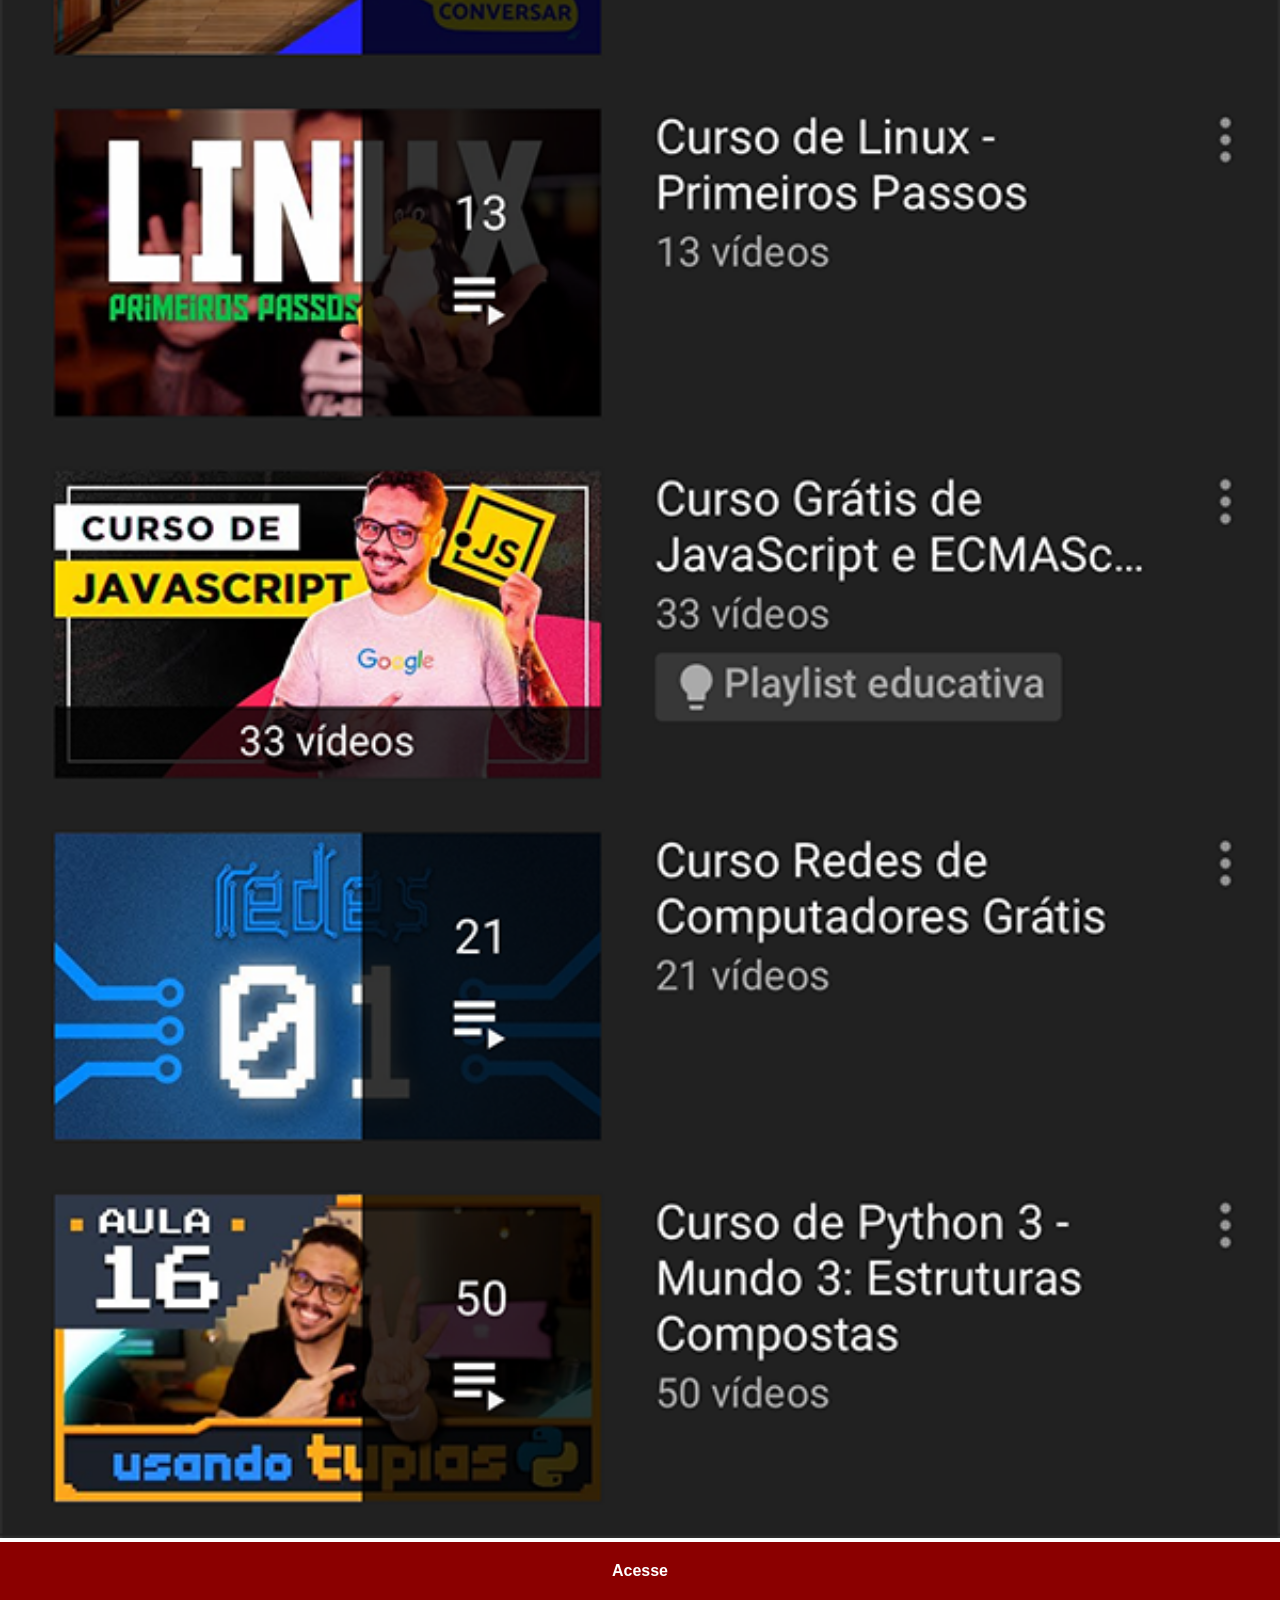
<file: youtube.html>
<!doctype html>
<html lang="pt-br">
  <head>
    <meta charset="UTF-8" />
    <meta name="viewport" content="width=device-width, initial-scale=1.0" />
    <link rel="stylesheet" href="estilos/social.css" />
    <title>YouTube</title>
  </head>
  <body>
    <img src="imagens/tela-youtube.png" alt="YouTube" />
    <a href="https://www.youtube.com/@cursoemvideo/playlists" target="_blank"
      >Acesse</a
    >
  </body>
</html>
</file>
<file: estilos/style.css>
@charset "utf-8";

* {
  margin: 0;
  padding: 0;
  font-family: Arial, Helvetica, sans-serif;
}
html,
body {
  height: 100vh;
  width: 100vw;
  background-color: black;
}
body {
  background: url(../imagens/fundo-madeira.jpg) no-repeat top center;
  background-size: cover;
  background-attachment: fixed;
}
main {
  height: 100vh;
  position: relative;
}
section#telefone {
  width: 311px;
  height: 627px;
  background: url(../imagens/frame-iphone.png) no-repeat;
  position: absolute;
  top: 50%;
  left: 50%;
  transform: translate(-50%, -50%);
}
iframe#tela {
  position: relative;
  top: 80px;
  left: 22px;
  width: 267px;
  height: 471px;
}
section#redes-sociais {
  text-align: center;
}
section#redes-sociais img {
  width: 50px;
  margin: 10px;
  border-radius: 50%;
  box-shadow: 5px 5px 10px rgba(0, 0, 0, 0.6);
  box-sizing: border-box;
}
section#redes-sociais img:hover {
  border: 2px solid rgba(255, 255, 255, 0.623);
  transform: translate(-2px, -2px);
  transition:
    transform 0.5s,
    border 0.3s;
}
</file>
<file: estilos/social.css>
@charset "utf-8";

* {
  margin: 0;
  padding: 0;
  font-family: Arial, Helvetica, sans-serif;
}
::-webkit-scrollbar {
  width: 0px;
  height: 0px;
}
img {
  width: 100vw;
}
a {
  display: block;
  color: white;
  background-color: darkred;
  padding: 20px;
  text-align: center;
  font-weight: bolder;
  text-decoration: none;
}
a:hover {
  background-color: red;
}
</file>
